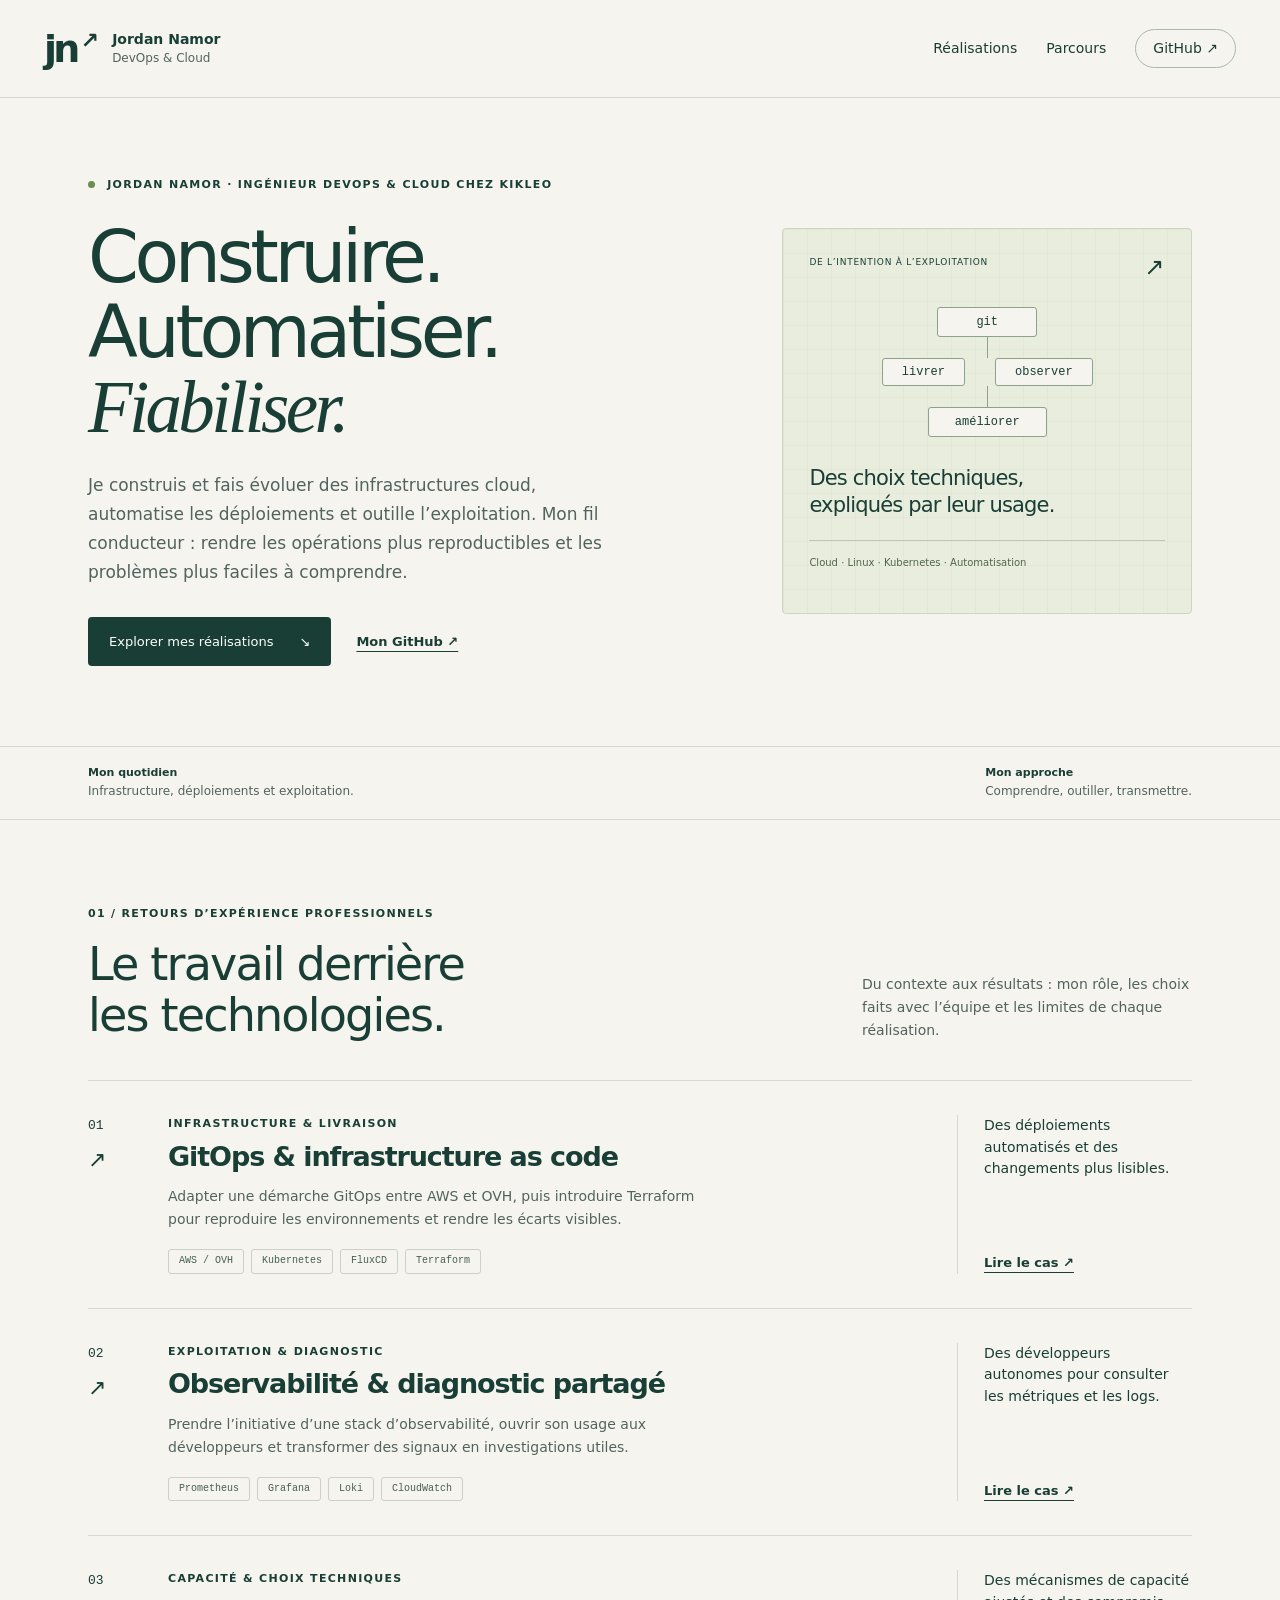
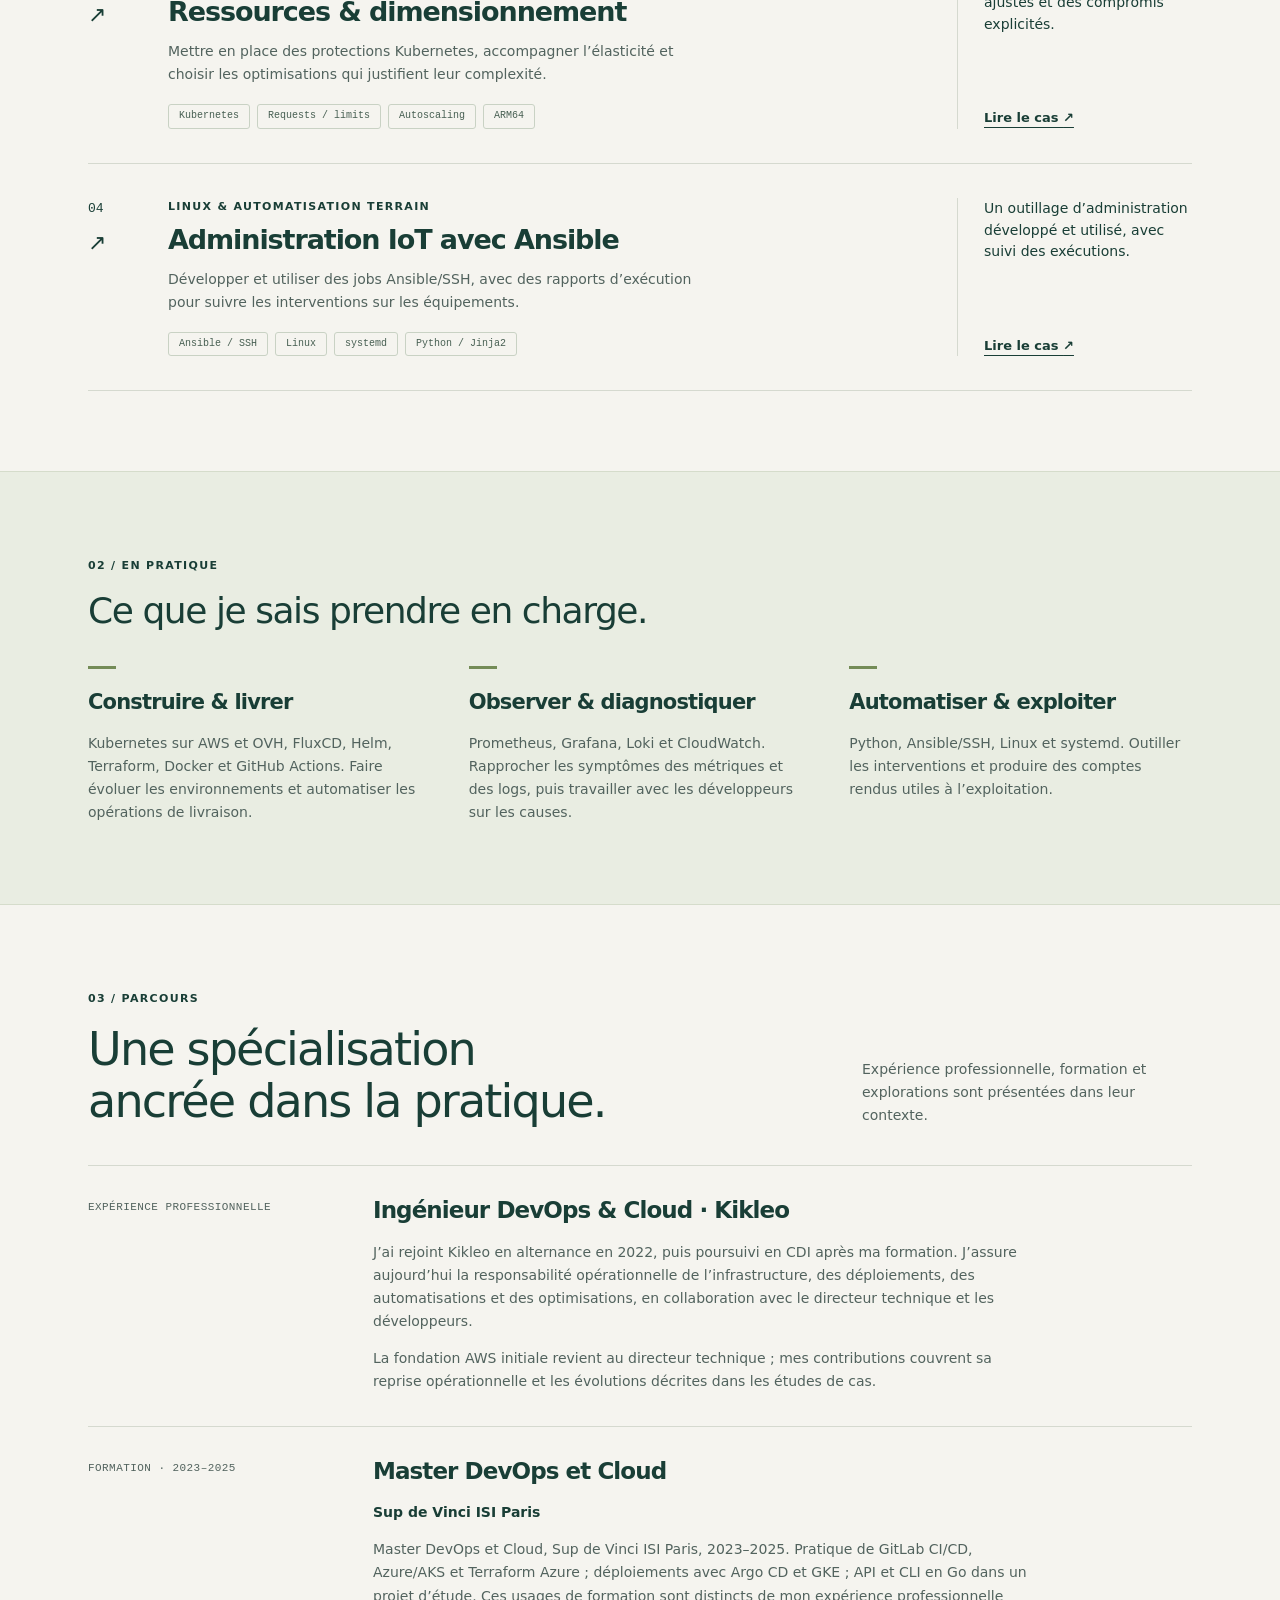
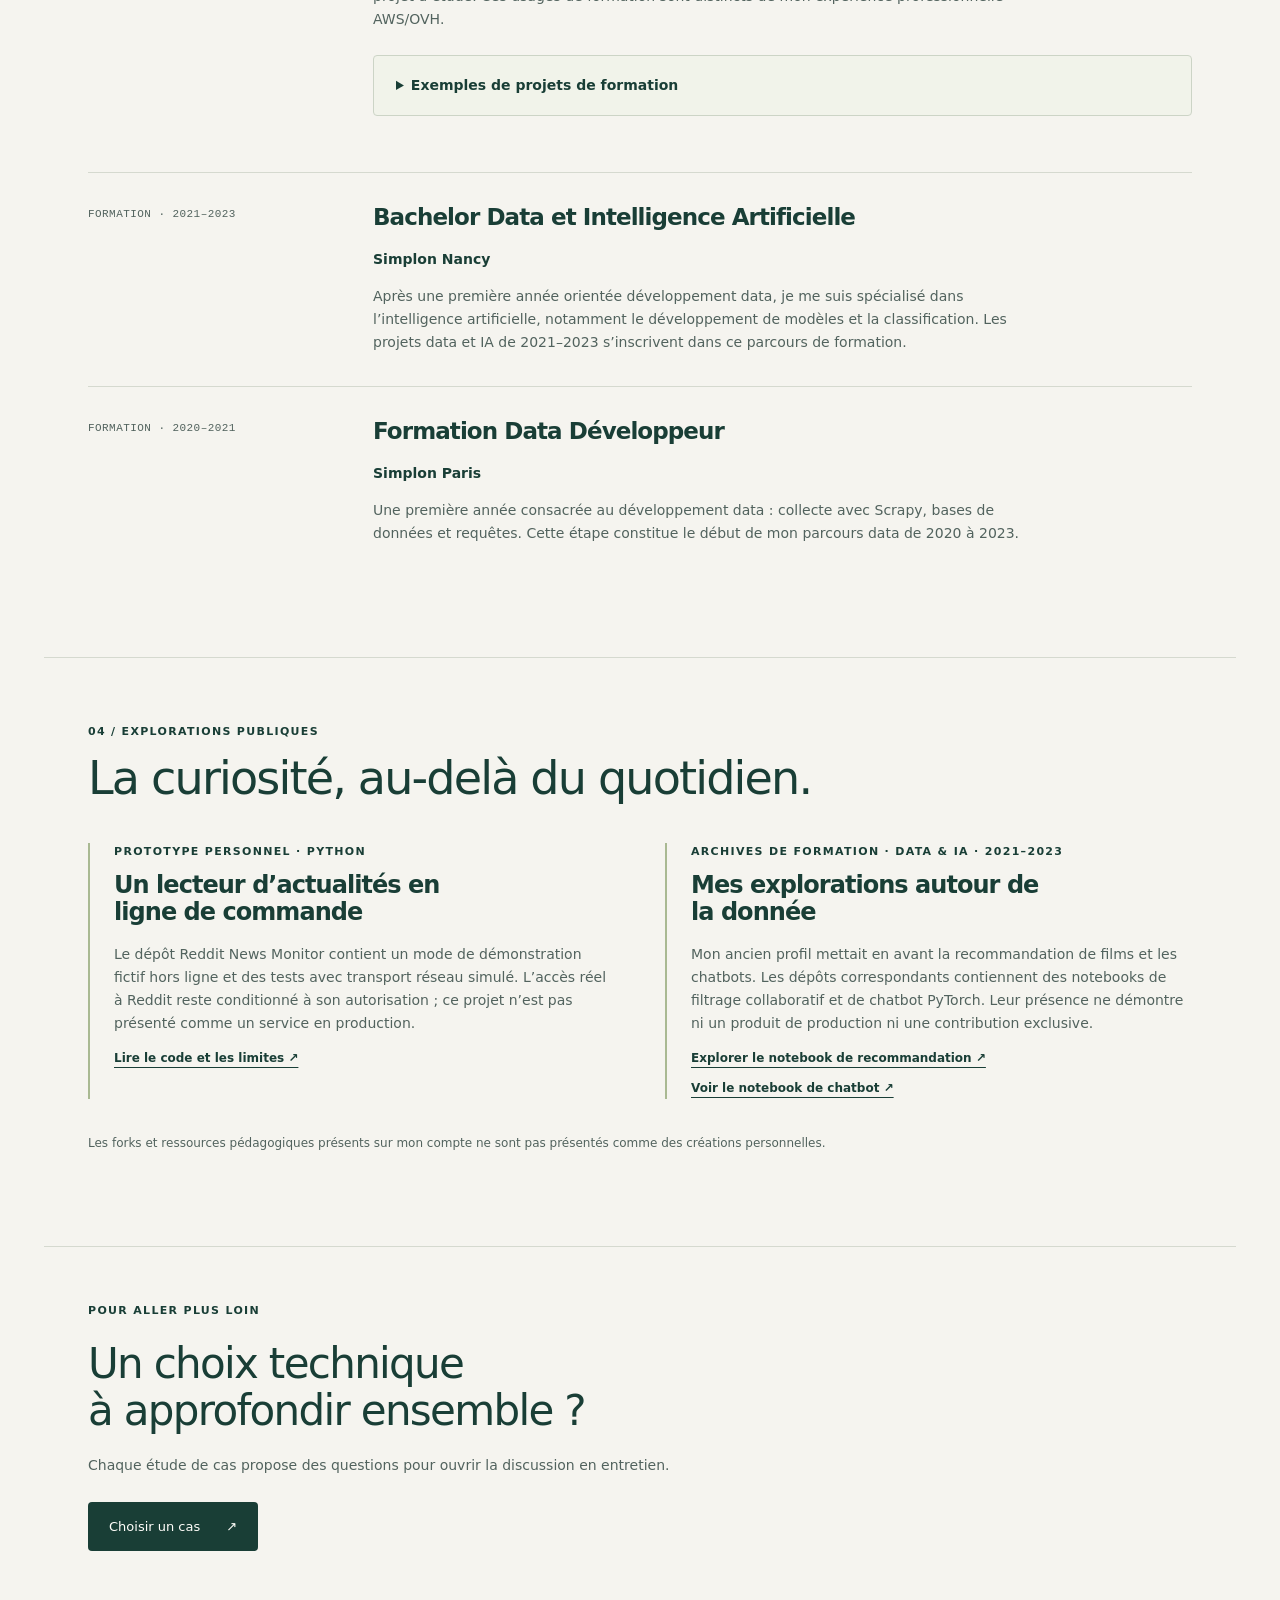
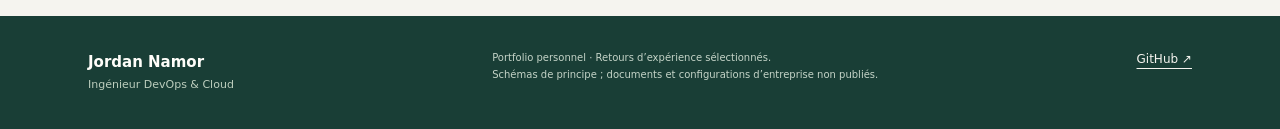
<file: index.html>
<!doctype html>
<html lang="fr">
<head>
  <meta charset="utf-8">
  <meta name="viewport" content="width=device-width, initial-scale=1">
  <meta http-equiv="refresh" content="0; url=./docs/">
  <title>Jordan Namor — Portfolio DevOps & Cloud</title>
  <meta name="robots" content="noindex">
</head>
<body>
  <p><a href="./docs/">Ouvrir le portfolio de Jordan Namor — Ingénieur DevOps & Cloud</a></p>
</body>
</html>
</file>
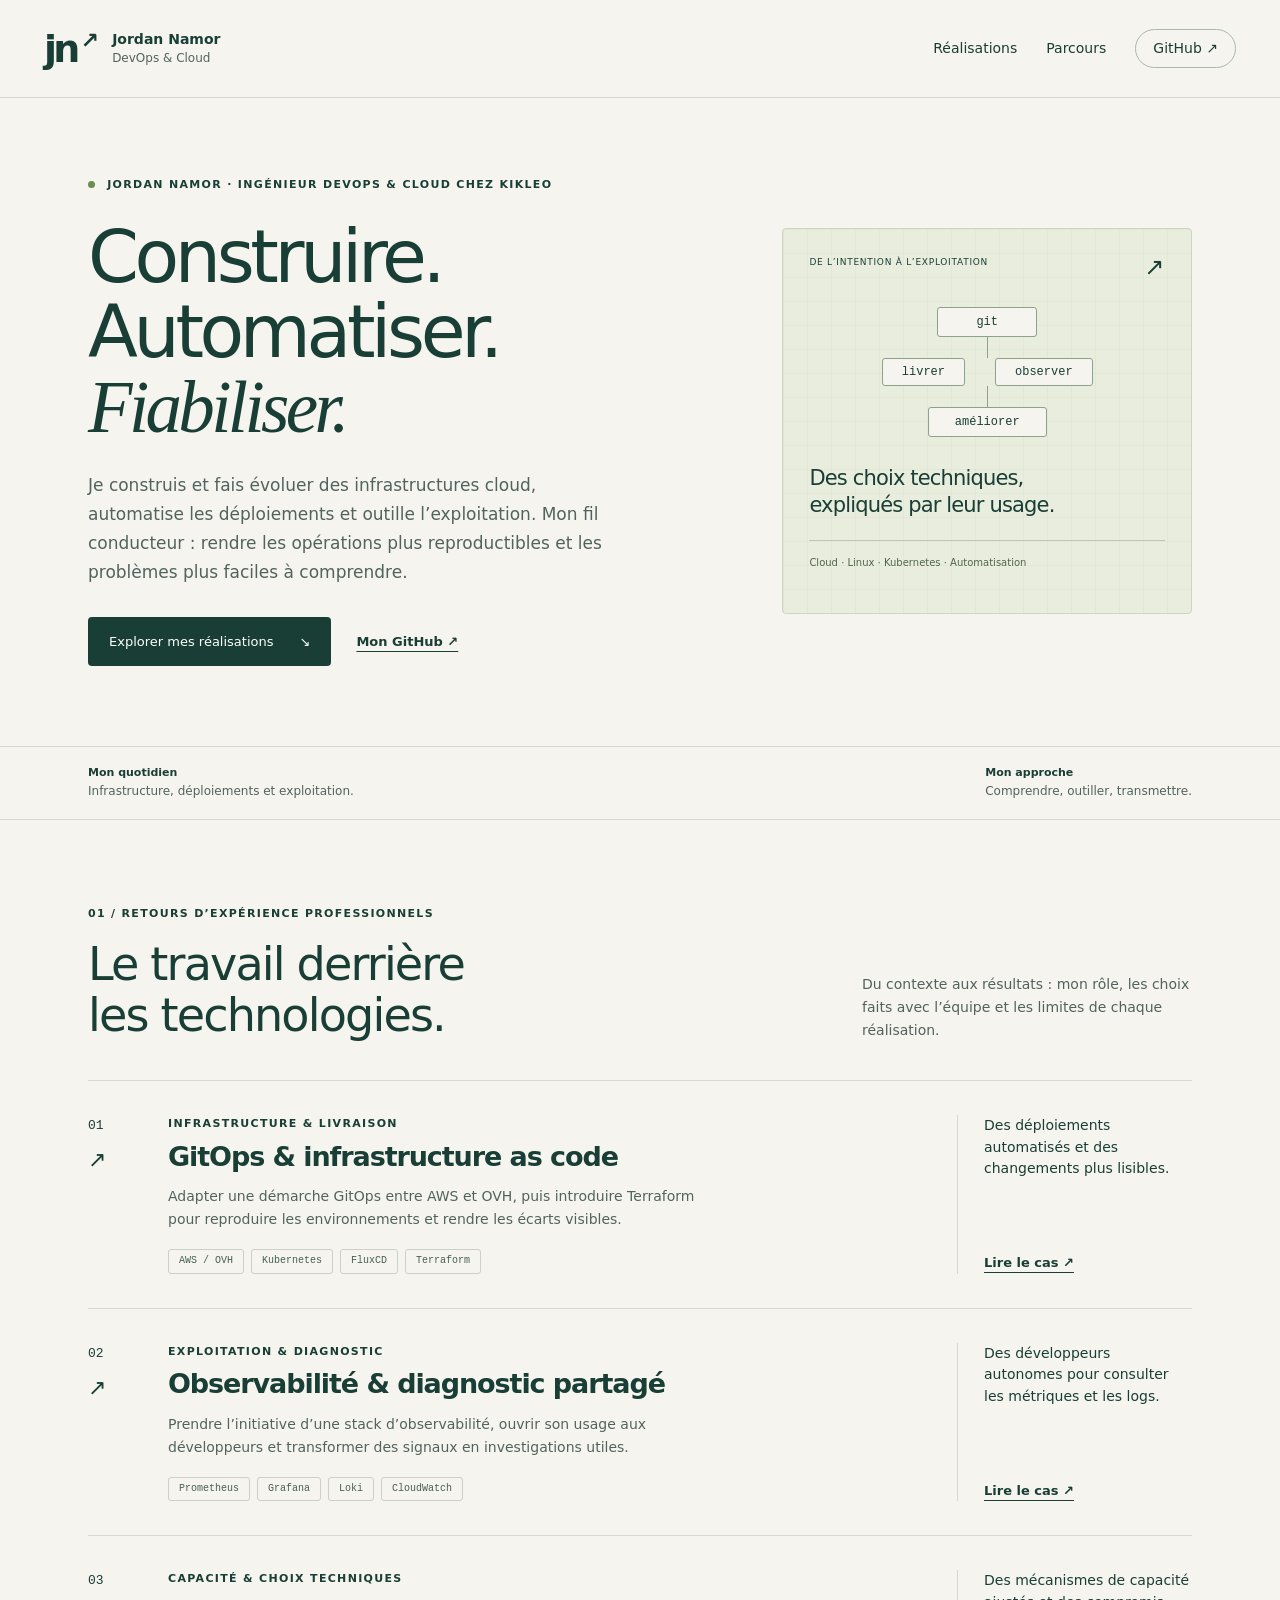
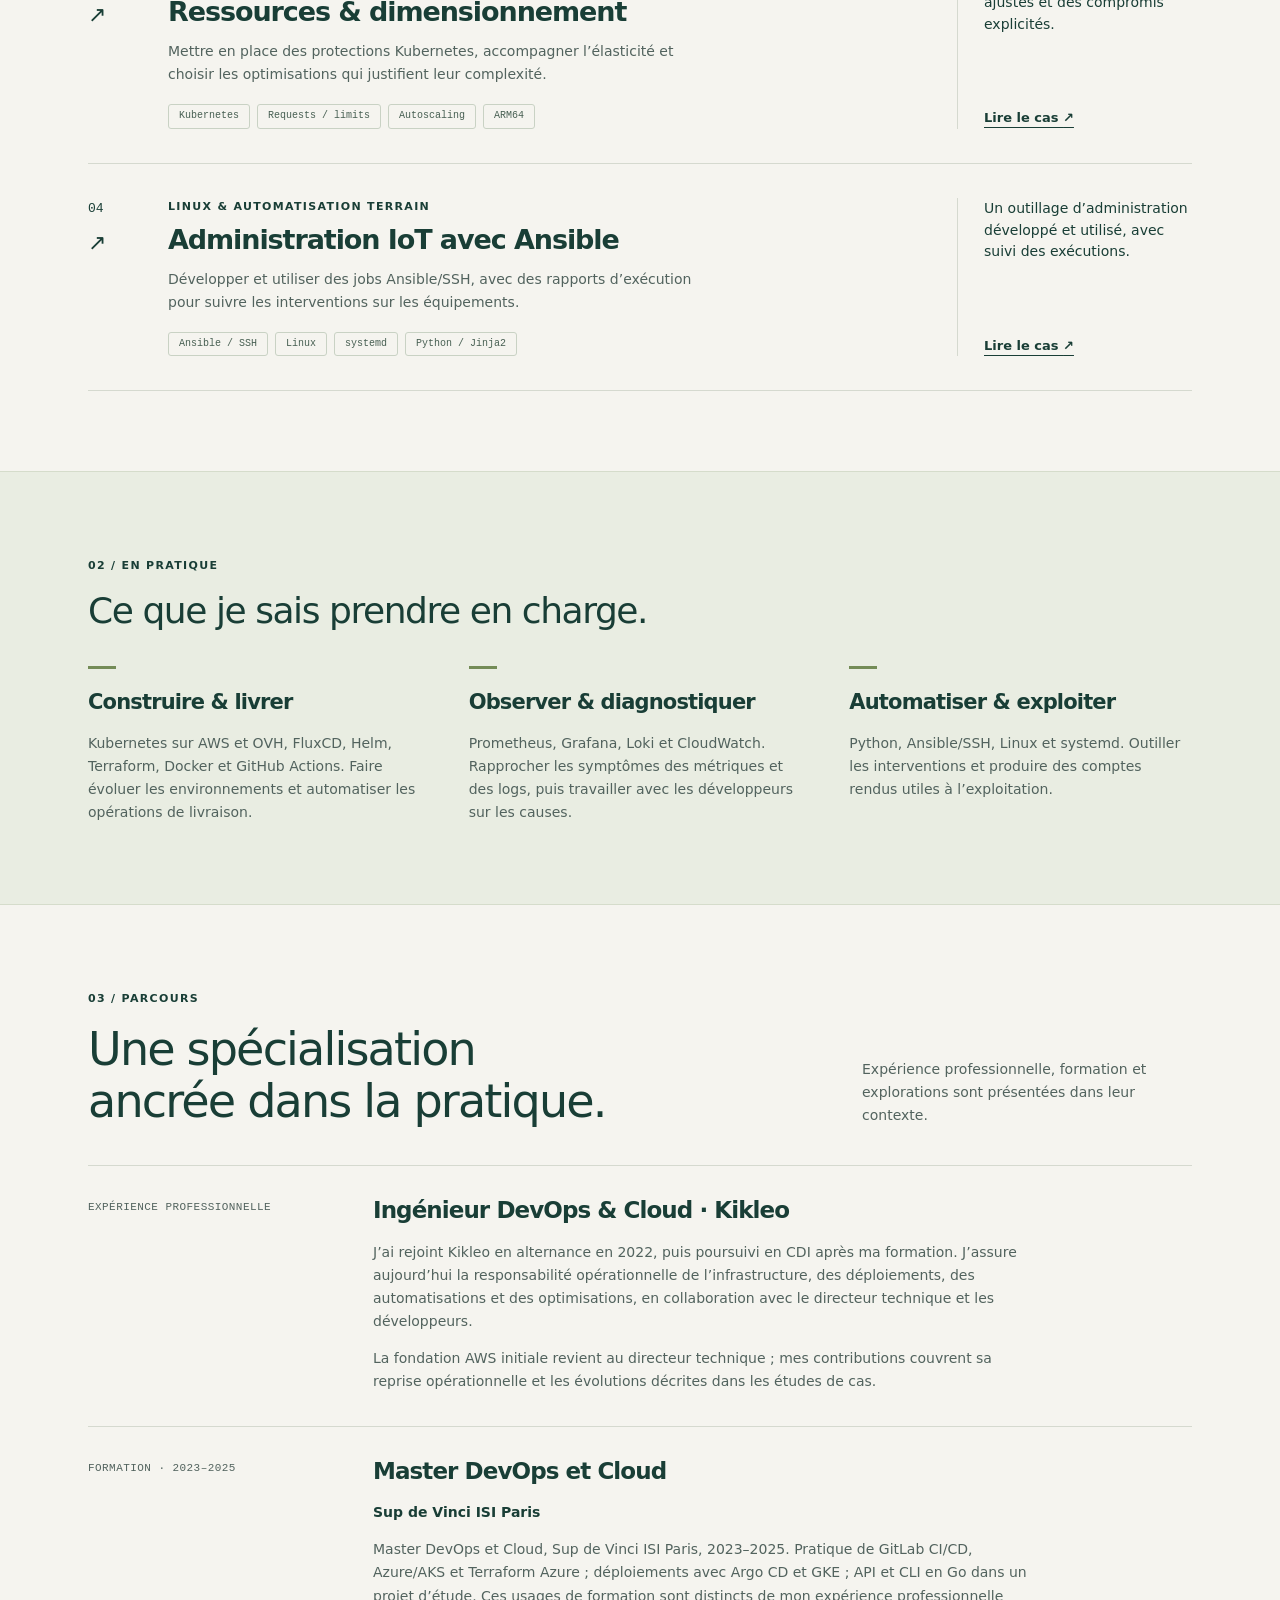
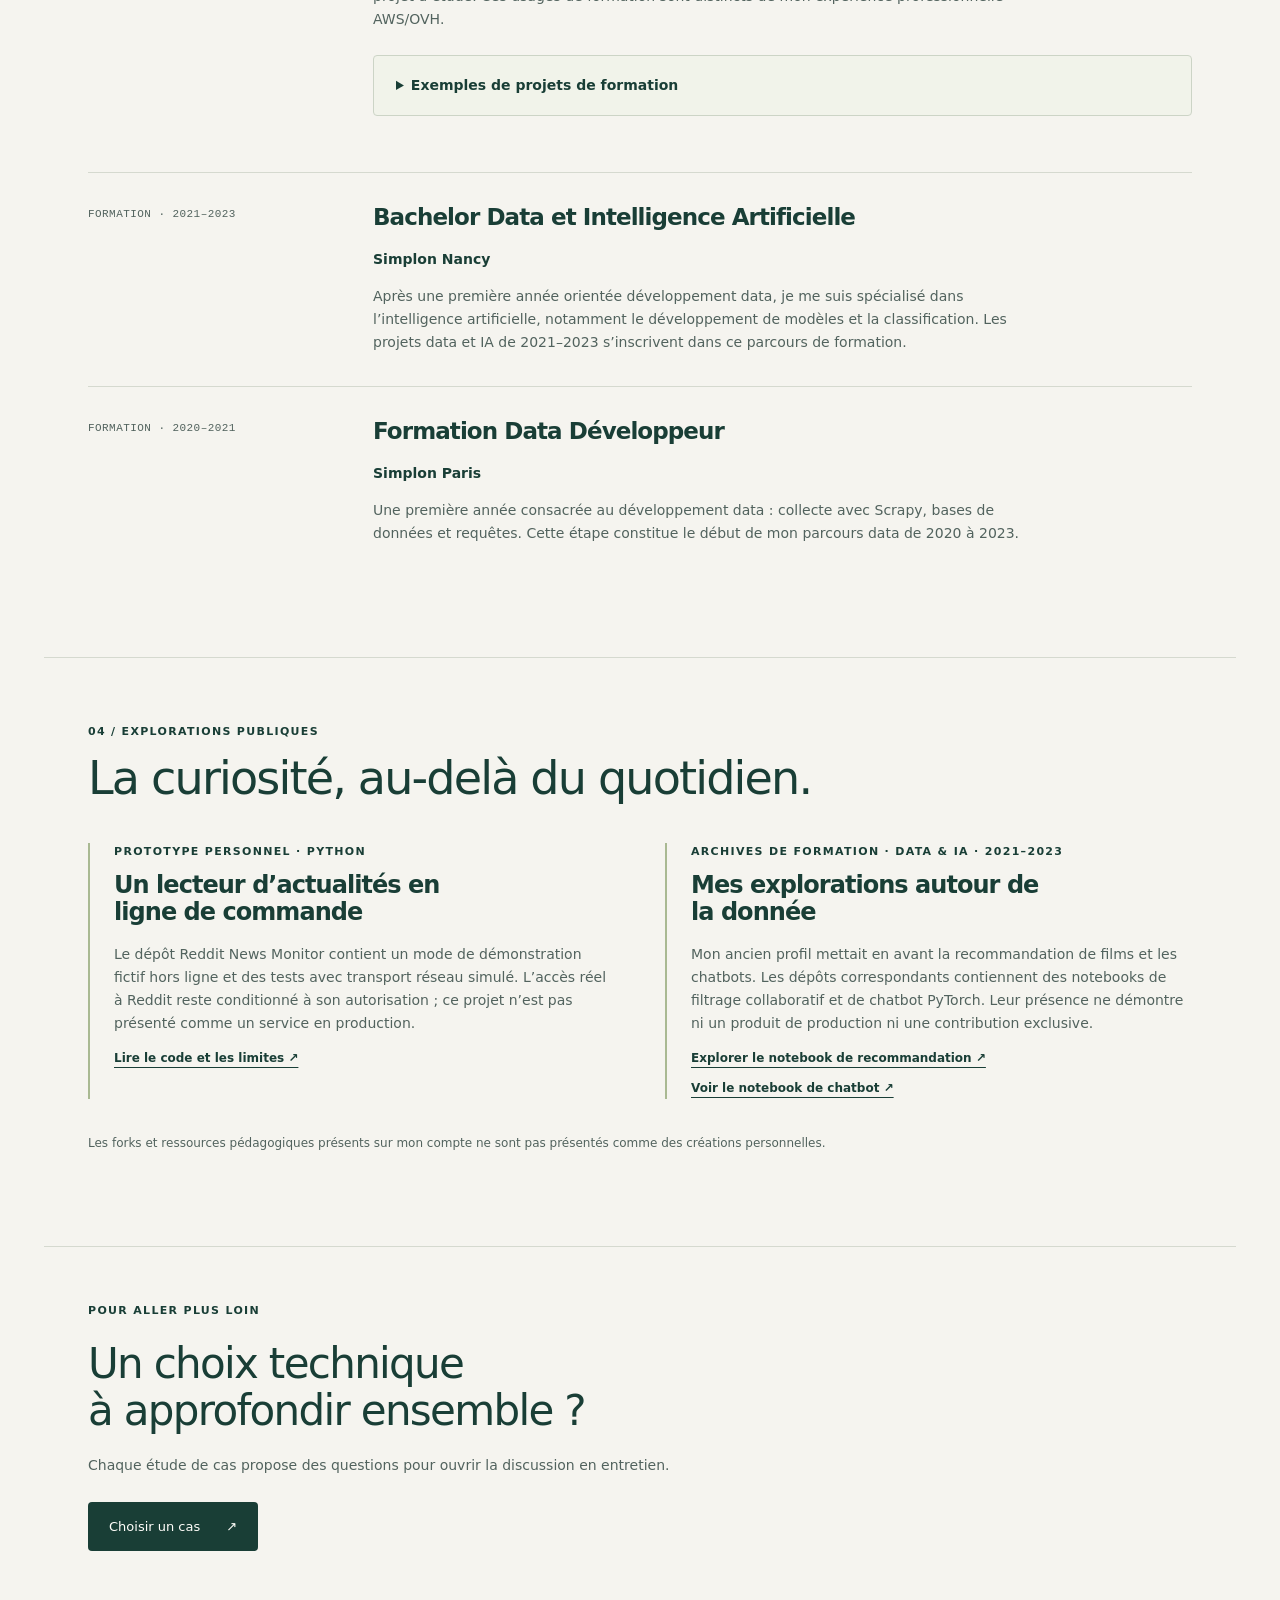
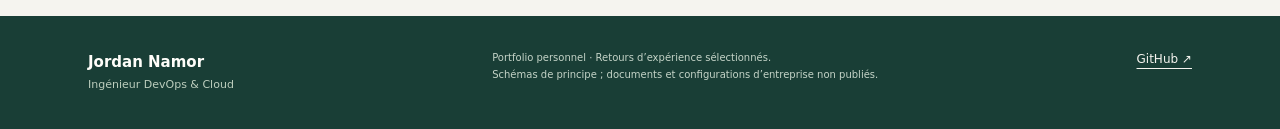
<file: docs/index.html>
<!doctype html>
<html lang="fr"><head><meta charset="utf-8"><meta name="viewport" content="width=device-width, initial-scale=1">
<meta name="description" content="Je construis et fais évoluer des infrastructures cloud, automatise les déploiements et outille l’exploitation. Mon fil conducteur : rendre les opérations plus reproductibles et les problèmes plus faciles à comprendre."><meta name="color-scheme" content="light">
<meta property="og:title" content="Jordan Namor — Ingénieur DevOps &amp; Cloud"><meta property="og:description" content="Je construis et fais évoluer des infrastructures cloud, automatise les déploiements et outille l’exploitation. Mon fil conducteur : rendre les opérations plus reproductibles et les problèmes plus faciles à comprendre."><meta property="og:type" content="website">
<title>Jordan Namor — Ingénieur DevOps &amp; Cloud</title><link rel="icon" href="./favicon.svg" type="image/svg+xml"><link rel="stylesheet" href="./style.css"></head>
<body><a class="skip" href="#contenu">Aller au contenu</a>
<header class="nav"><a class="wordmark" href="./index.html" aria-label="Jordan Namor, accueil"><span class="monogram">jn<span>↗</span></span><span>Jordan Namor<span class="wordmark-sub">DevOps & Cloud</span></span></a>
<nav aria-label="Navigation principale"><a href="./index.html#realisations">Réalisations</a><a href="./index.html#parcours">Parcours</a><a class="github-link" href="https://github.com/jnamor">GitHub ↗</a></nav></header>
<main id="contenu"><section class="hero shell"><div class="hero-copy"><p class="eyebrow"><span class="status-dot"></span> Jordan Namor · Ingénieur DevOps & Cloud chez Kikleo</p><h1>Construire.<br>Automatiser.<br><em>Fiabiliser.</em></h1><p class="hero-intro">Je construis et fais évoluer des infrastructures cloud, automatise les déploiements et outille l’exploitation. Mon fil conducteur : rendre les opérations plus reproductibles et les problèmes plus faciles à comprendre.</p><div class="hero-actions"><a class="button" href="#realisations">Explorer mes réalisations <span aria-hidden="true">↘</span></a><a class="text-link" href="https://github.com/jnamor">Mon GitHub ↗</a></div></div>
<aside class="hero-note" aria-label="Ma démarche"><div class="note-top"><span>DE L’INTENTION À L’EXPLOITATION</span><span aria-hidden="true">↗</span></div><div class="blueprint" aria-hidden="true"><div class="blueprint-node">git</div><div class="blueprint-line"></div><div class="node-pair"><span>livrer</span><span>observer</span></div><div class="blueprint-line"></div><div class="blueprint-node">améliorer</div></div><p>Des choix techniques,<br><strong>expliqués par leur usage.</strong></p><div class="note-bottom">Cloud · Linux · Kubernetes · Automatisation</div></aside></section>
<div class="context-band"><div class="shell"><p><strong>Mon quotidien</strong> Infrastructure, déploiements et exploitation.</p><p><strong>Mon approche</strong> Comprendre, outiller, transmettre.</p></div></div>
<section id="realisations" class="shell section"><div class="section-heading"><div><p class="eyebrow">01 / RETOURS D’EXPÉRIENCE PROFESSIONNELS</p><h2>Le travail derrière<br>les technologies.</h2></div><p>Du contexte aux résultats : mon rôle, les choix faits avec l’équipe et les limites de chaque réalisation.</p></div><div class="case-list"><article class="case-row"><div class="case-index">01<span>↗</span></div><div class="case-copy"><p class="eyebrow">Infrastructure &amp; livraison</p><h3><a href="cas/gitops-terraform/index.html">GitOps &amp; infrastructure as code</a></h3><p>Adapter une démarche GitOps entre AWS et OVH, puis introduire Terraform pour reproduire les environnements et rendre les écarts visibles.</p><ul class="tags" aria-label="Technologies"><li>AWS / OVH</li><li>Kubernetes</li><li>FluxCD</li><li>Terraform</li></ul></div><div class="case-aside"><p>Des déploiements automatisés et des changements plus lisibles.</p><a class="text-link" href="cas/gitops-terraform/index.html">Lire le cas <span aria-hidden="true">↗</span></a></div></article><article class="case-row"><div class="case-index">02<span>↗</span></div><div class="case-copy"><p class="eyebrow">Exploitation &amp; diagnostic</p><h3><a href="cas/observabilite/index.html">Observabilité &amp; diagnostic partagé</a></h3><p>Prendre l’initiative d’une stack d’observabilité, ouvrir son usage aux développeurs et transformer des signaux en investigations utiles.</p><ul class="tags" aria-label="Technologies"><li>Prometheus</li><li>Grafana</li><li>Loki</li><li>CloudWatch</li></ul></div><div class="case-aside"><p>Des développeurs autonomes pour consulter les métriques et les logs.</p><a class="text-link" href="cas/observabilite/index.html">Lire le cas <span aria-hidden="true">↗</span></a></div></article><article class="case-row"><div class="case-index">03<span>↗</span></div><div class="case-copy"><p class="eyebrow">Capacité &amp; choix techniques</p><h3><a href="cas/ressources/index.html">Ressources &amp; dimensionnement</a></h3><p>Mettre en place des protections Kubernetes, accompagner l’élasticité et choisir les optimisations qui justifient leur complexité.</p><ul class="tags" aria-label="Technologies"><li>Kubernetes</li><li>Requests / limits</li><li>Autoscaling</li><li>ARM64</li></ul></div><div class="case-aside"><p>Des mécanismes de capacité ajustés et des compromis explicités.</p><a class="text-link" href="cas/ressources/index.html">Lire le cas <span aria-hidden="true">↗</span></a></div></article><article class="case-row"><div class="case-index">04<span>↗</span></div><div class="case-copy"><p class="eyebrow">Linux &amp; automatisation terrain</p><h3><a href="cas/automatisation-iot/index.html">Administration IoT avec Ansible</a></h3><p>Développer et utiliser des jobs Ansible/SSH, avec des rapports d’exécution pour suivre les interventions sur les équipements.</p><ul class="tags" aria-label="Technologies"><li>Ansible / SSH</li><li>Linux</li><li>systemd</li><li>Python / Jinja2</li></ul></div><div class="case-aside"><p>Un outillage d’administration développé et utilisé, avec suivi des exécutions.</p><a class="text-link" href="cas/automatisation-iot/index.html">Lire le cas <span aria-hidden="true">↗</span></a></div></article></div></section>
<section class="practice"><div class="shell section"><p class="eyebrow">02 / EN PRATIQUE</p><h2>Ce que je sais prendre en charge.</h2><div class="skill-grid"><article><span class="small-rule"></span><h3>Construire &amp; livrer</h3><p>Kubernetes sur AWS et OVH, FluxCD, Helm, Terraform, Docker et GitHub Actions. Faire évoluer les environnements et automatiser les opérations de livraison.</p></article><article><span class="small-rule"></span><h3>Observer &amp; diagnostiquer</h3><p>Prometheus, Grafana, Loki et CloudWatch. Rapprocher les symptômes des métriques et des logs, puis travailler avec les développeurs sur les causes.</p></article><article><span class="small-rule"></span><h3>Automatiser &amp; exploiter</h3><p>Python, Ansible/SSH, Linux et systemd. Outiller les interventions et produire des comptes rendus utiles à l’exploitation.</p></article></div></div></section>
<section id="parcours" class="shell section"><div class="section-heading"><div><p class="eyebrow">03 / PARCOURS</p><h2>Une spécialisation<br>ancrée dans la pratique.</h2></div><p>Expérience professionnelle, formation et explorations sont présentées dans leur contexte.</p></div><div class="timeline"><article><p class="timeline-label">EXPÉRIENCE PROFESSIONNELLE</p><div><h3>Ingénieur DevOps & Cloud · Kikleo</h3><p>J’ai rejoint Kikleo en alternance en 2022, puis poursuivi en CDI après ma formation. J’assure aujourd’hui la responsabilité opérationnelle de l’infrastructure, des déploiements, des automatisations et des optimisations, en collaboration avec le directeur technique et les développeurs.</p><p>La fondation AWS initiale revient au directeur technique ; mes contributions couvrent sa reprise opérationnelle et les évolutions décrites dans les études de cas.</p></div></article><article><p class="timeline-label">FORMATION · 2023–2025</p><div><h3>Master DevOps et Cloud</h3><p><strong>Sup de Vinci ISI Paris</strong></p><p>Master DevOps et Cloud, Sup de Vinci ISI Paris, 2023–2025. Pratique de GitLab CI/CD, Azure/AKS et Terraform Azure ; déploiements avec Argo CD et GKE ; API et CLI en Go dans un projet d’étude. Ces usages de formation sont distincts de mon expérience professionnelle AWS/OVH.</p><details><summary>Exemples de projets de formation</summary><p>Les dossiers de master conservés comprennent des travaux de livraison avec GitLab CI/CD et Argo CD, de déploiement Azure/AKS avec Terraform et Kustomize, et d’outillage Python en ligne de commande. Ils sont en cours de revue pour préciser les contributions individuelles et les supports réutilisés.</p><p>Ces exemples ne sont pas présentés comme des réalisations de production chez Kikleo. Aucun dépôt de formation ni configuration n’est recopié dans ce portfolio.</p></details></div></article><article><p class="timeline-label">FORMATION · 2021–2023</p><div><h3>Bachelor Data et Intelligence Artificielle</h3><p><strong>Simplon Nancy</strong></p><p>Après une première année orientée développement data, je me suis spécialisé dans l’intelligence artificielle, notamment le développement de modèles et la classification. Les projets data et IA de 2021–2023 s’inscrivent dans ce parcours de formation.</p></div></article><article><p class="timeline-label">FORMATION · 2020–2021</p><div><h3>Formation Data Développeur</h3><p><strong>Simplon Paris</strong></p><p>Une première année consacrée au développement data : collecte avec Scrapy, bases de données et requêtes. Cette étape constitue le début de mon parcours data de 2020 à 2023.</p></div></article></div></section>
<section class="experiments shell section"><p class="eyebrow">04 / EXPLORATIONS PUBLIQUES</p><h2>La curiosité, au-delà du quotidien.</h2><div class="experiment-grid"><article><p class="eyebrow">Prototype personnel · Python</p><h3>Un lecteur d’actualités en ligne de commande</h3><p>Le dépôt Reddit News Monitor contient un mode de démonstration fictif hors ligne et des tests avec transport réseau simulé. L’accès réel à Reddit reste conditionné à son autorisation ; ce projet n’est pas présenté comme un service en production.</p><div class="experiment-links"><a href="https://github.com/jnamor/reddit-news-monitor">Lire le code et les limites ↗</a></div></article><article><p class="eyebrow">Archives de formation · Data &amp; IA · 2021–2023</p><h3>Mes explorations autour de la donnée</h3><p>Mon ancien profil mettait en avant la recommandation de films et les chatbots. Les dépôts correspondants contiennent des notebooks de filtrage collaboratif et de chatbot PyTorch. Leur présence ne démontre ni un produit de production ni une contribution exclusive.</p><div class="experiment-links"><a href="https://github.com/jnamor/recommander-system">Explorer le notebook de recommandation ↗</a><a href="https://github.com/jnamor/chat-bot">Voir le notebook de chatbot ↗</a></div></article></div><p class="subtle">Les forks et ressources pédagogiques présents sur mon compte ne sont pas présentés comme des créations personnelles.</p></section>
<section class="closing shell"><p class="eyebrow">POUR ALLER PLUS LOIN</p><h2>Un choix technique<br>à approfondir ensemble ?</h2><p>Chaque étude de cas propose des questions pour ouvrir la discussion en entretien.</p><a class="button" href="#realisations">Choisir un cas <span aria-hidden="true">↗</span></a></section></main>
<footer><div><strong>Jordan Namor</strong><span>Ingénieur DevOps & Cloud</span></div><p>Portfolio personnel · Retours d’expérience sélectionnés.<br>Schémas de principe ; documents et configurations d’entreprise non publiés.</p><a href="https://github.com/jnamor">GitHub ↗</a></footer>
</body></html>
</file>
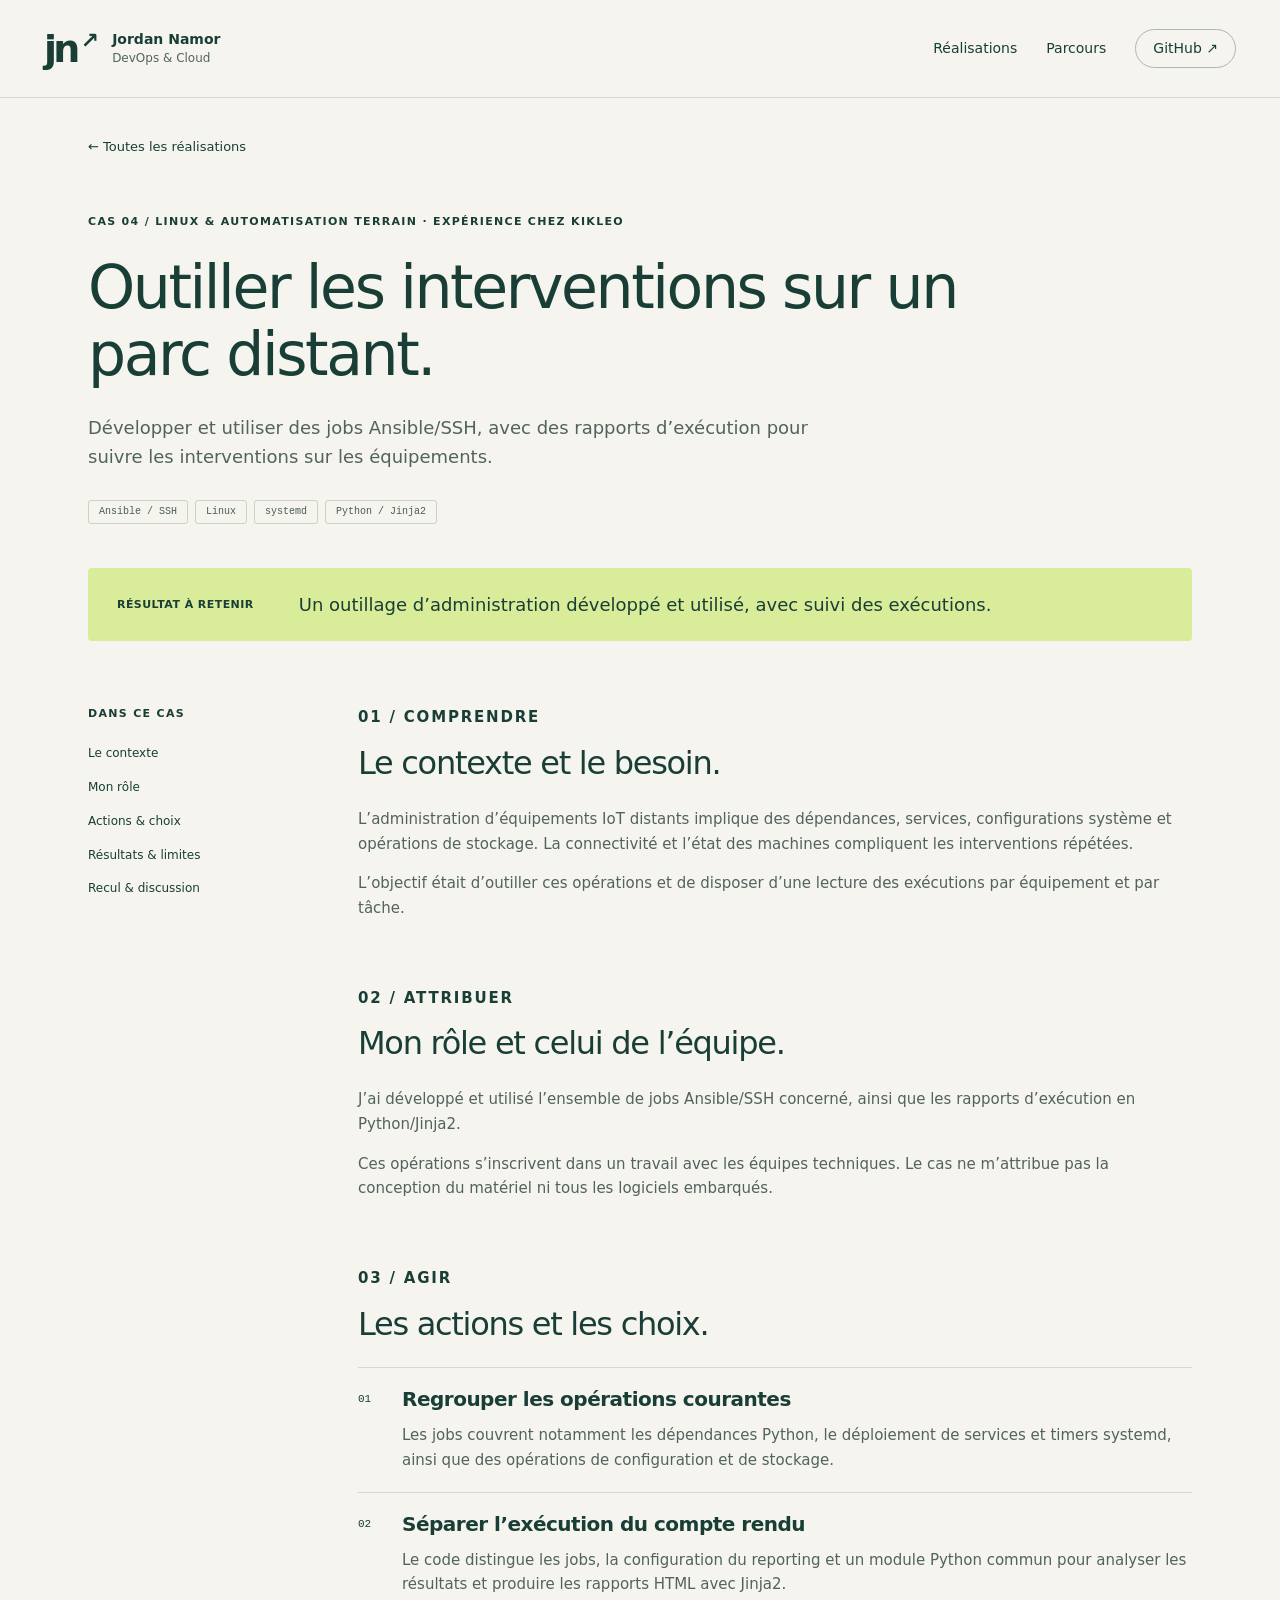
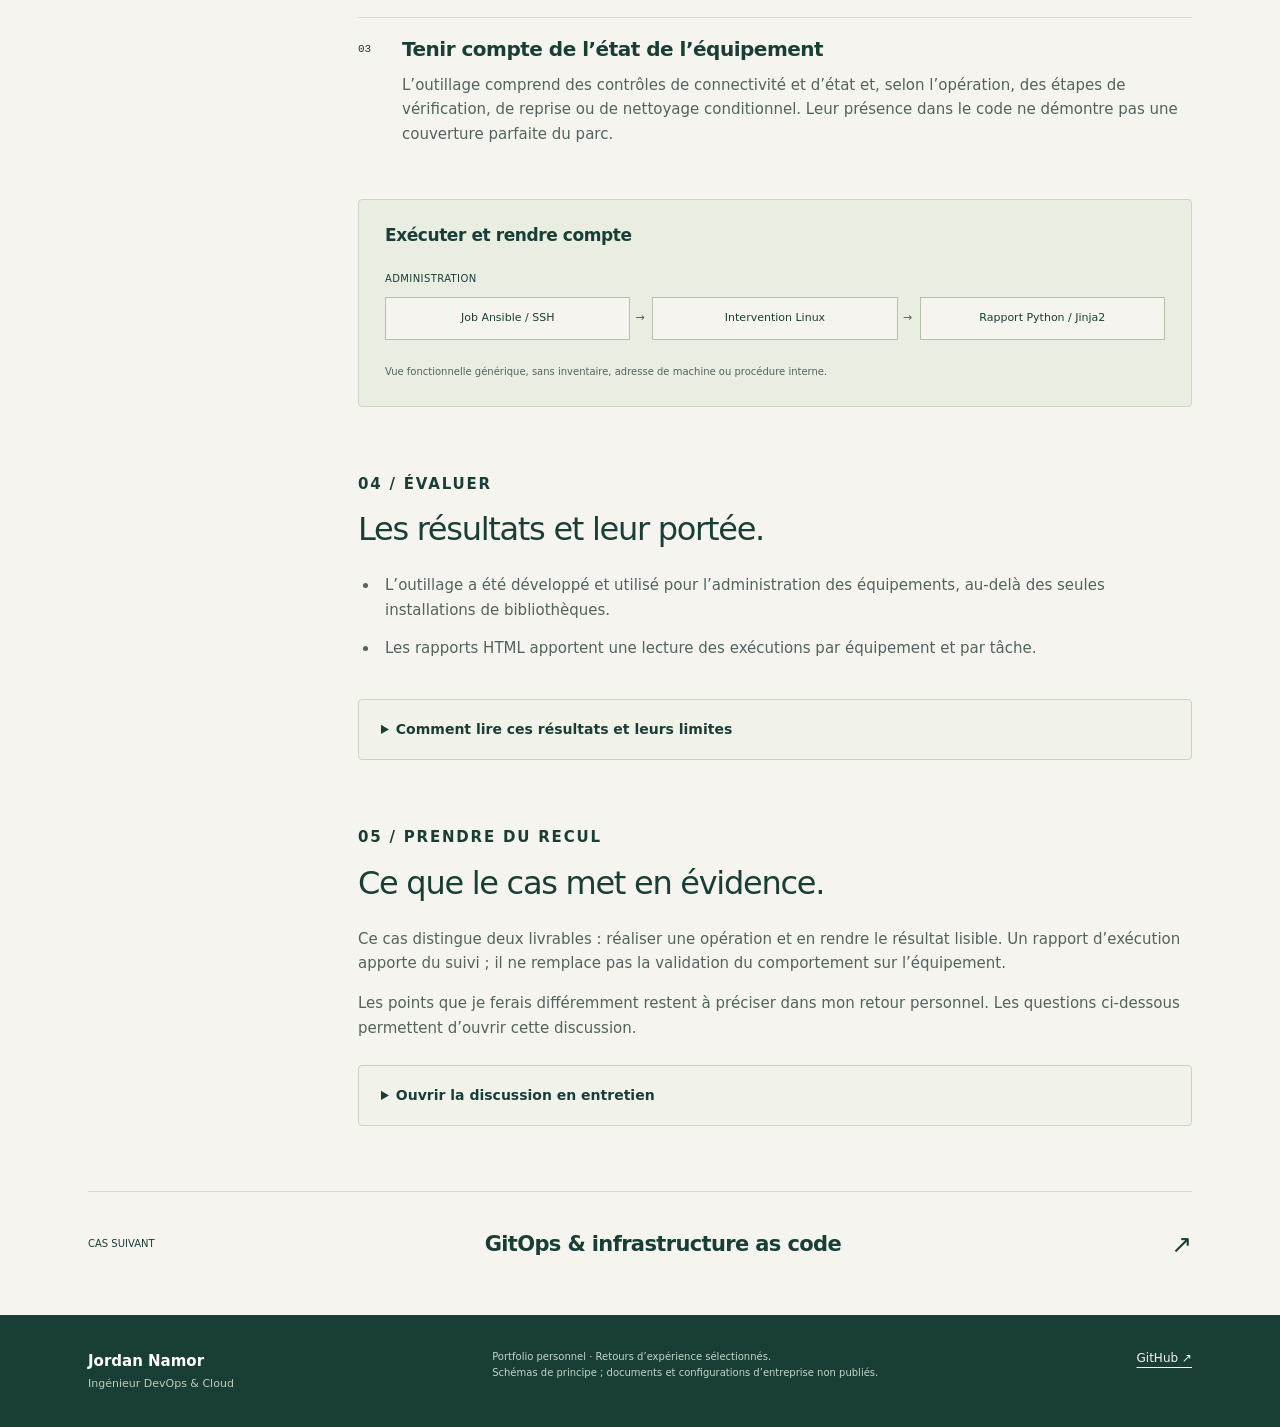
<file: docs/cas/automatisation-iot/index.html>
<!doctype html>
<html lang="fr"><head><meta charset="utf-8"><meta name="viewport" content="width=device-width, initial-scale=1">
<meta name="description" content="Développer et utiliser des jobs Ansible/SSH, avec des rapports d’exécution pour suivre les interventions sur les équipements."><meta name="color-scheme" content="light">
<meta property="og:title" content="Administration IoT avec Ansible — Jordan Namor"><meta property="og:description" content="Développer et utiliser des jobs Ansible/SSH, avec des rapports d’exécution pour suivre les interventions sur les équipements."><meta property="og:type" content="website">
<title>Administration IoT avec Ansible — Jordan Namor</title><link rel="icon" href="../../favicon.svg" type="image/svg+xml"><link rel="stylesheet" href="../../style.css"></head>
<body><a class="skip" href="#contenu">Aller au contenu</a>
<header class="nav"><a class="wordmark" href="../../index.html" aria-label="Jordan Namor, accueil"><span class="monogram">jn<span>↗</span></span><span>Jordan Namor<span class="wordmark-sub">DevOps & Cloud</span></span></a>
<nav aria-label="Navigation principale"><a href="../../index.html#realisations">Réalisations</a><a href="../../index.html#parcours">Parcours</a><a class="github-link" href="https://github.com/jnamor">GitHub ↗</a></nav></header>
<main id="contenu"><div class="shell case-shell"><a class="back" href="../../index.html#realisations">← Toutes les réalisations</a><header class="case-hero"><p class="eyebrow">CAS 04 / Linux &amp; automatisation terrain · EXPÉRIENCE CHEZ KIKLEO</p><h1>Outiller les interventions sur un parc distant.</h1><p class="case-lead">Développer et utiliser des jobs Ansible/SSH, avec des rapports d’exécution pour suivre les interventions sur les équipements.</p><ul class="tags" aria-label="Technologies"><li>Ansible / SSH</li><li>Linux</li><li>systemd</li><li>Python / Jinja2</li></ul></header><div class="case-overview"><strong>Résultat à retenir</strong><p>Un outillage d’administration développé et utilisé, avec suivi des exécutions.</p></div><div class="case-body"><aside class="case-toc"><p class="eyebrow">DANS CE CAS</p><a href="#contexte">Le contexte</a><a href="#role">Mon rôle</a><a href="#choix">Actions & choix</a><a href="#resultats">Résultats & limites</a><a href="#recul">Recul & discussion</a></aside><div class="case-prose"><section id="contexte"><p class="eyebrow">01 / COMPRENDRE</p><h2>Le contexte et le besoin.</h2><p>L’administration d’équipements IoT distants implique des dépendances, services, configurations système et opérations de stockage. La connectivité et l’état des machines compliquent les interventions répétées.</p><p>L’objectif était d’outiller ces opérations et de disposer d’une lecture des exécutions par équipement et par tâche.</p></section><section id="role"><p class="eyebrow">02 / ATTRIBUER</p><h2>Mon rôle et celui de l’équipe.</h2><p>J’ai développé et utilisé l’ensemble de jobs Ansible/SSH concerné, ainsi que les rapports d’exécution en Python/Jinja2.</p><p>Ces opérations s’inscrivent dans un travail avec les équipes techniques. Le cas ne m’attribue pas la conception du matériel ni tous les logiciels embarqués.</p></section><section id="choix"><p class="eyebrow">03 / AGIR</p><h2>Les actions et les choix.</h2><article class="decision"><span>01</span><div><h3>Regrouper les opérations courantes</h3><p>Les jobs couvrent notamment les dépendances Python, le déploiement de services et timers systemd, ainsi que des opérations de configuration et de stockage.</p></div></article><article class="decision"><span>02</span><div><h3>Séparer l’exécution du compte rendu</h3><p>Le code distingue les jobs, la configuration du reporting et un module Python commun pour analyser les résultats et produire les rapports HTML avec Jinja2.</p></div></article><article class="decision"><span>03</span><div><h3>Tenir compte de l’état de l’équipement</h3><p>L’outillage comprend des contrôles de connectivité et d’état et, selon l’opération, des étapes de vérification, de reprise ou de nettoyage conditionnel. Leur présence dans le code ne démontre pas une couverture parfaite du parc.</p></div></article><figure class="diagram"><h3>Exécuter et rendre compte</h3><div class="track"><p class="track-name">Administration</p><ol class="flow"><li>Job Ansible / SSH</li><li>Intervention Linux</li><li>Rapport Python / Jinja2</li></ol></div><figcaption>Vue fonctionnelle générique, sans inventaire, adresse de machine ou procédure interne.</figcaption></figure></section><section id="resultats"><p class="eyebrow">04 / ÉVALUER</p><h2>Les résultats et leur portée.</h2><ul class="result-list"><li>L’outillage a été développé et utilisé pour l’administration des équipements, au-delà des seules installations de bibliothèques.</li><li>Les rapports HTML apportent une lecture des exécutions par équipement et par tâche.</li></ul><details><summary>Comment lire ces résultats et leurs limites</summary><h3>Mesure et qualification</h3><p>Le développement et l’usage sont confirmés par mon retour d’expérience. Aucun temps gagné, taux de succès global ou nombre d’interventions évitées n’est publié.</p><h3>Limites</h3><p>Les contrôles codés ne constituent pas une preuve d’idempotence complète, de retour arrière global ou de fiabilité de tout le parc. Le code et les inventaires de l’entreprise restent privés.</p></details></section><section id="recul"><p class="eyebrow">05 / PRENDRE DU RECUL</p><h2>Ce que le cas met en évidence.</h2><p>Ce cas distingue deux livrables : réaliser une opération et en rendre le résultat lisible. Un rapport d’exécution apporte du suivi ; il ne remplace pas la validation du comportement sur l’équipement.</p><p class="subtle">Les points que je ferais différemment restent à préciser dans mon retour personnel. Les questions ci-dessous permettent d’ouvrir cette discussion.</p><details><summary>Ouvrir la discussion en entretien</summary><ul><li>Comment traiter un équipement indisponible pendant une intervention ?</li><li>Quels critères permettraient de vérifier l’idempotence et la reprise ?</li><li>Quelles alternatives et quels compromis ont guidé l’outillage ?</li></ul></details></section></div></div><a class="next-case" href="../gitops-terraform/index.html"><span>CAS SUIVANT</span><strong>GitOps &amp; infrastructure as code</strong><span aria-hidden="true">↗</span></a></div></main>
<footer><div><strong>Jordan Namor</strong><span>Ingénieur DevOps & Cloud</span></div><p>Portfolio personnel · Retours d’expérience sélectionnés.<br>Schémas de principe ; documents et configurations d’entreprise non publiés.</p><a href="https://github.com/jnamor">GitHub ↗</a></footer>
</body></html>
</file>
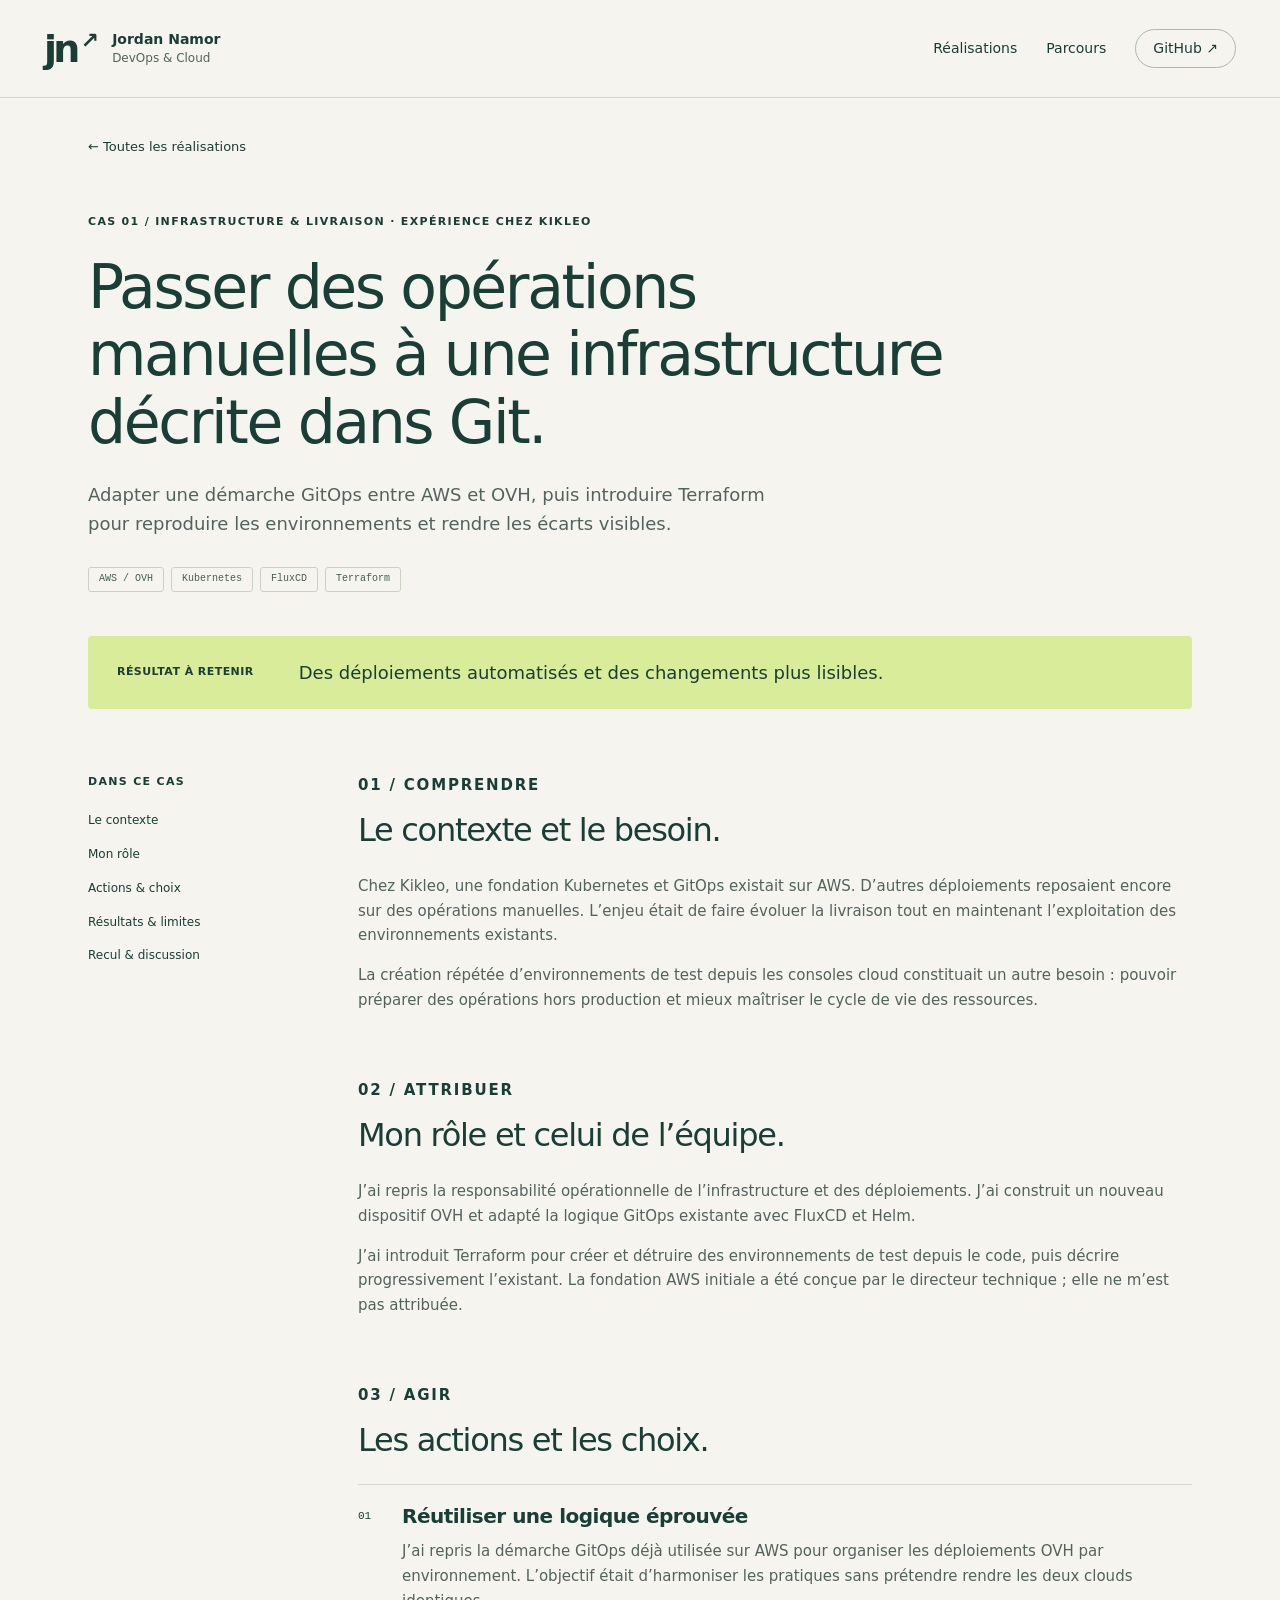
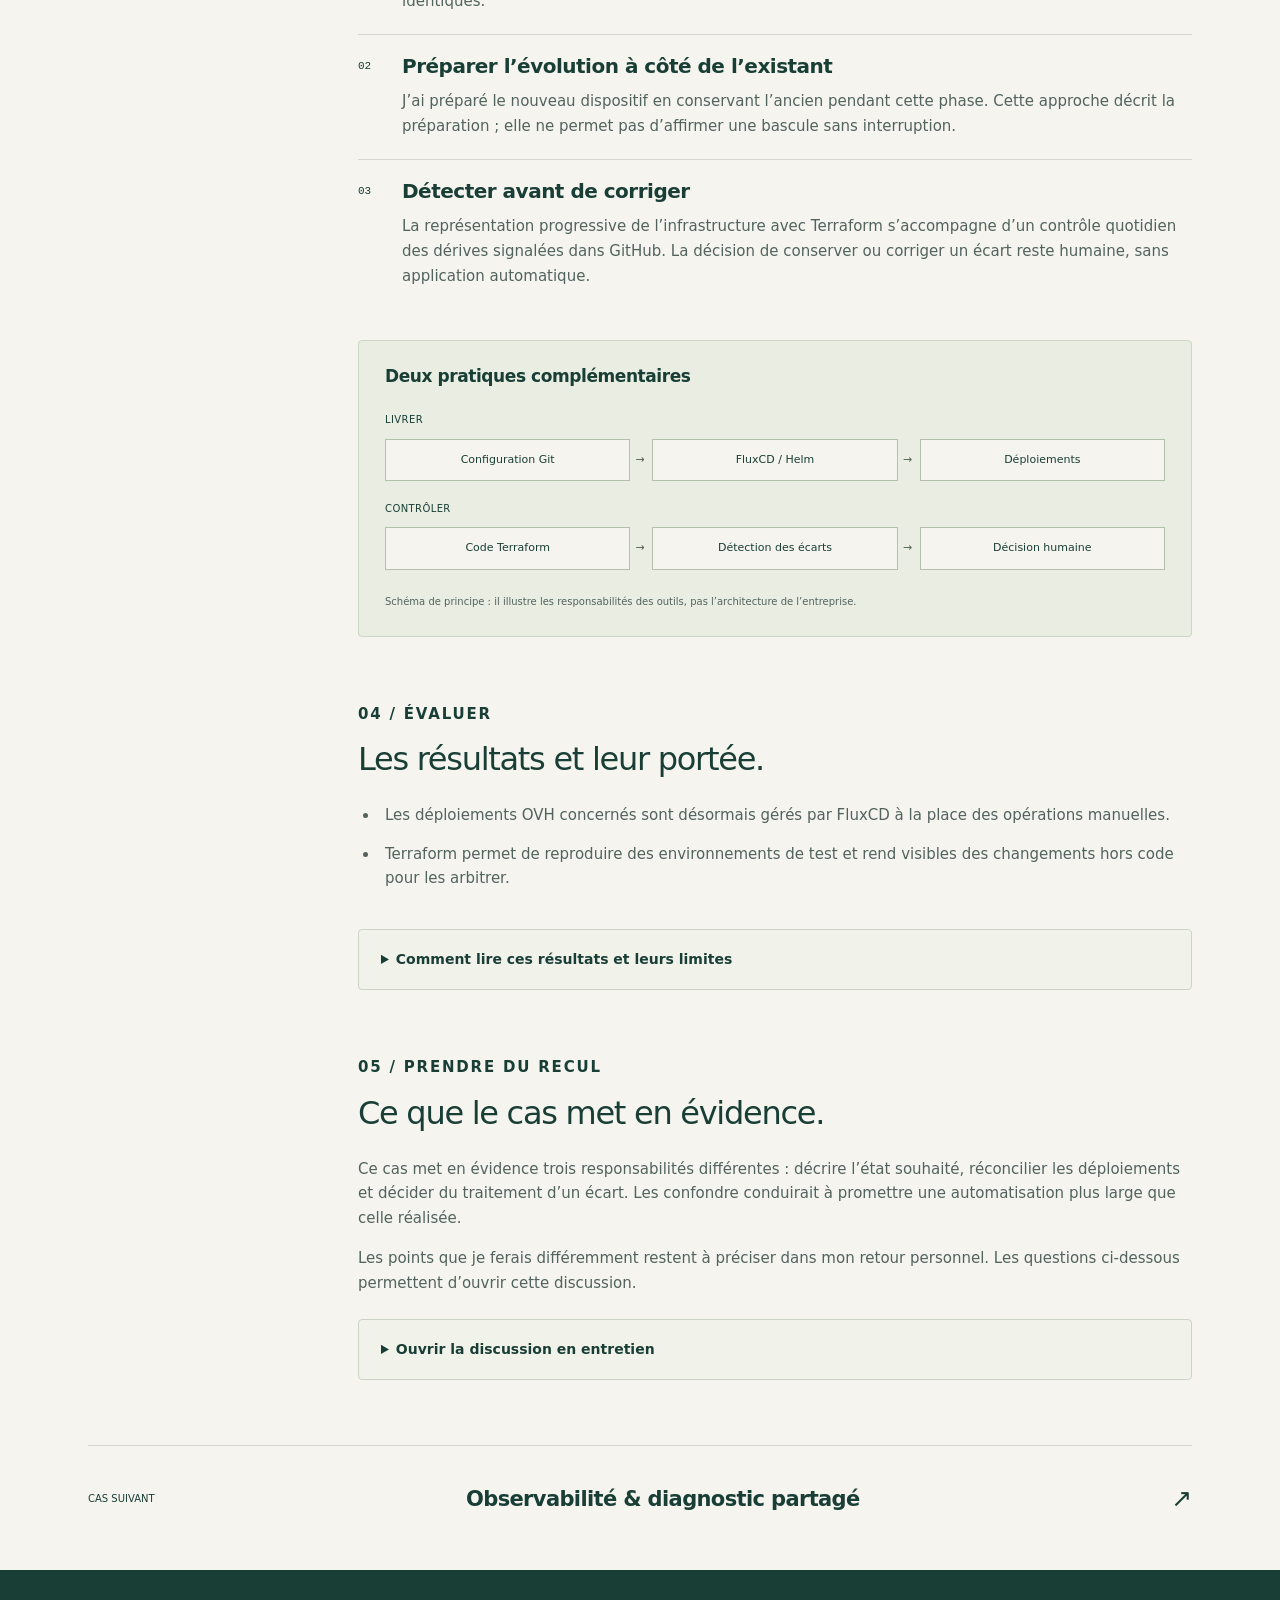
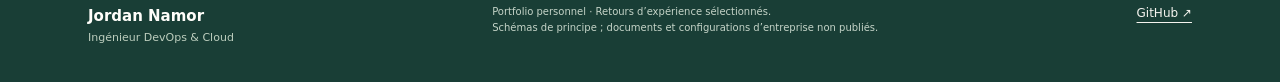
<file: docs/cas/gitops-terraform/index.html>
<!doctype html>
<html lang="fr"><head><meta charset="utf-8"><meta name="viewport" content="width=device-width, initial-scale=1">
<meta name="description" content="Adapter une démarche GitOps entre AWS et OVH, puis introduire Terraform pour reproduire les environnements et rendre les écarts visibles."><meta name="color-scheme" content="light">
<meta property="og:title" content="GitOps &amp; infrastructure as code — Jordan Namor"><meta property="og:description" content="Adapter une démarche GitOps entre AWS et OVH, puis introduire Terraform pour reproduire les environnements et rendre les écarts visibles."><meta property="og:type" content="website">
<title>GitOps &amp; infrastructure as code — Jordan Namor</title><link rel="icon" href="../../favicon.svg" type="image/svg+xml"><link rel="stylesheet" href="../../style.css"></head>
<body><a class="skip" href="#contenu">Aller au contenu</a>
<header class="nav"><a class="wordmark" href="../../index.html" aria-label="Jordan Namor, accueil"><span class="monogram">jn<span>↗</span></span><span>Jordan Namor<span class="wordmark-sub">DevOps & Cloud</span></span></a>
<nav aria-label="Navigation principale"><a href="../../index.html#realisations">Réalisations</a><a href="../../index.html#parcours">Parcours</a><a class="github-link" href="https://github.com/jnamor">GitHub ↗</a></nav></header>
<main id="contenu"><div class="shell case-shell"><a class="back" href="../../index.html#realisations">← Toutes les réalisations</a><header class="case-hero"><p class="eyebrow">CAS 01 / Infrastructure &amp; livraison · EXPÉRIENCE CHEZ KIKLEO</p><h1>Passer des opérations manuelles à une infrastructure décrite dans Git.</h1><p class="case-lead">Adapter une démarche GitOps entre AWS et OVH, puis introduire Terraform pour reproduire les environnements et rendre les écarts visibles.</p><ul class="tags" aria-label="Technologies"><li>AWS / OVH</li><li>Kubernetes</li><li>FluxCD</li><li>Terraform</li></ul></header><div class="case-overview"><strong>Résultat à retenir</strong><p>Des déploiements automatisés et des changements plus lisibles.</p></div><div class="case-body"><aside class="case-toc"><p class="eyebrow">DANS CE CAS</p><a href="#contexte">Le contexte</a><a href="#role">Mon rôle</a><a href="#choix">Actions & choix</a><a href="#resultats">Résultats & limites</a><a href="#recul">Recul & discussion</a></aside><div class="case-prose"><section id="contexte"><p class="eyebrow">01 / COMPRENDRE</p><h2>Le contexte et le besoin.</h2><p>Chez Kikleo, une fondation Kubernetes et GitOps existait sur AWS. D’autres déploiements reposaient encore sur des opérations manuelles. L’enjeu était de faire évoluer la livraison tout en maintenant l’exploitation des environnements existants.</p><p>La création répétée d’environnements de test depuis les consoles cloud constituait un autre besoin : pouvoir préparer des opérations hors production et mieux maîtriser le cycle de vie des ressources.</p></section><section id="role"><p class="eyebrow">02 / ATTRIBUER</p><h2>Mon rôle et celui de l’équipe.</h2><p>J’ai repris la responsabilité opérationnelle de l’infrastructure et des déploiements. J’ai construit un nouveau dispositif OVH et adapté la logique GitOps existante avec FluxCD et Helm.</p><p>J’ai introduit Terraform pour créer et détruire des environnements de test depuis le code, puis décrire progressivement l’existant. La fondation AWS initiale a été conçue par le directeur technique ; elle ne m’est pas attribuée.</p></section><section id="choix"><p class="eyebrow">03 / AGIR</p><h2>Les actions et les choix.</h2><article class="decision"><span>01</span><div><h3>Réutiliser une logique éprouvée</h3><p>J’ai repris la démarche GitOps déjà utilisée sur AWS pour organiser les déploiements OVH par environnement. L’objectif était d’harmoniser les pratiques sans prétendre rendre les deux clouds identiques.</p></div></article><article class="decision"><span>02</span><div><h3>Préparer l’évolution à côté de l’existant</h3><p>J’ai préparé le nouveau dispositif en conservant l’ancien pendant cette phase. Cette approche décrit la préparation ; elle ne permet pas d’affirmer une bascule sans interruption.</p></div></article><article class="decision"><span>03</span><div><h3>Détecter avant de corriger</h3><p>La représentation progressive de l’infrastructure avec Terraform s’accompagne d’un contrôle quotidien des dérives signalées dans GitHub. La décision de conserver ou corriger un écart reste humaine, sans application automatique.</p></div></article><figure class="diagram"><h3>Deux pratiques complémentaires</h3><div class="track"><p class="track-name">Livrer</p><ol class="flow"><li>Configuration Git</li><li>FluxCD / Helm</li><li>Déploiements</li></ol></div><div class="track"><p class="track-name">Contrôler</p><ol class="flow"><li>Code Terraform</li><li>Détection des écarts</li><li>Décision humaine</li></ol></div><figcaption>Schéma de principe : il illustre les responsabilités des outils, pas l’architecture de l’entreprise.</figcaption></figure></section><section id="resultats"><p class="eyebrow">04 / ÉVALUER</p><h2>Les résultats et leur portée.</h2><ul class="result-list"><li>Les déploiements OVH concernés sont désormais gérés par FluxCD à la place des opérations manuelles.</li><li>Terraform permet de reproduire des environnements de test et rend visibles des changements hors code pour les arbitrer.</li></ul><details><summary>Comment lire ces résultats et leurs limites</summary><h3>Mesure et qualification</h3><p>Ces résultats sont rapportés dans mon retour d’expérience. Je ne publie pas de mesure de temps gagné ni de baisse du taux d’erreur. La couverture de toute l’infrastructure n’est pas revendiquée.</p><h3>Limites</h3><p>Décrire et déployer depuis Git ne démontre pas une restauration complète après sinistre. La détection des dérives est distincte de leur correction.</p></details></section><section id="recul"><p class="eyebrow">05 / PRENDRE DU RECUL</p><h2>Ce que le cas met en évidence.</h2><p>Ce cas met en évidence trois responsabilités différentes : décrire l’état souhaité, réconcilier les déploiements et décider du traitement d’un écart. Les confondre conduirait à promettre une automatisation plus large que celle réalisée.</p><p class="subtle">Les points que je ferais différemment restent à préciser dans mon retour personnel. Les questions ci-dessous permettent d’ouvrir cette discussion.</p><details><summary>Ouvrir la discussion en entretien</summary><ul><li>Comment préparer la bascule et son retour arrière ?</li><li>Comment décider si un écart Terraform doit être conservé ou corrigé ?</li><li>Quels tests permettraient de démontrer une reconstruction complète ?</li></ul></details></section></div></div><a class="next-case" href="../observabilite/index.html"><span>CAS SUIVANT</span><strong>Observabilité &amp; diagnostic partagé</strong><span aria-hidden="true">↗</span></a></div></main>
<footer><div><strong>Jordan Namor</strong><span>Ingénieur DevOps & Cloud</span></div><p>Portfolio personnel · Retours d’expérience sélectionnés.<br>Schémas de principe ; documents et configurations d’entreprise non publiés.</p><a href="https://github.com/jnamor">GitHub ↗</a></footer>
</body></html>
</file>
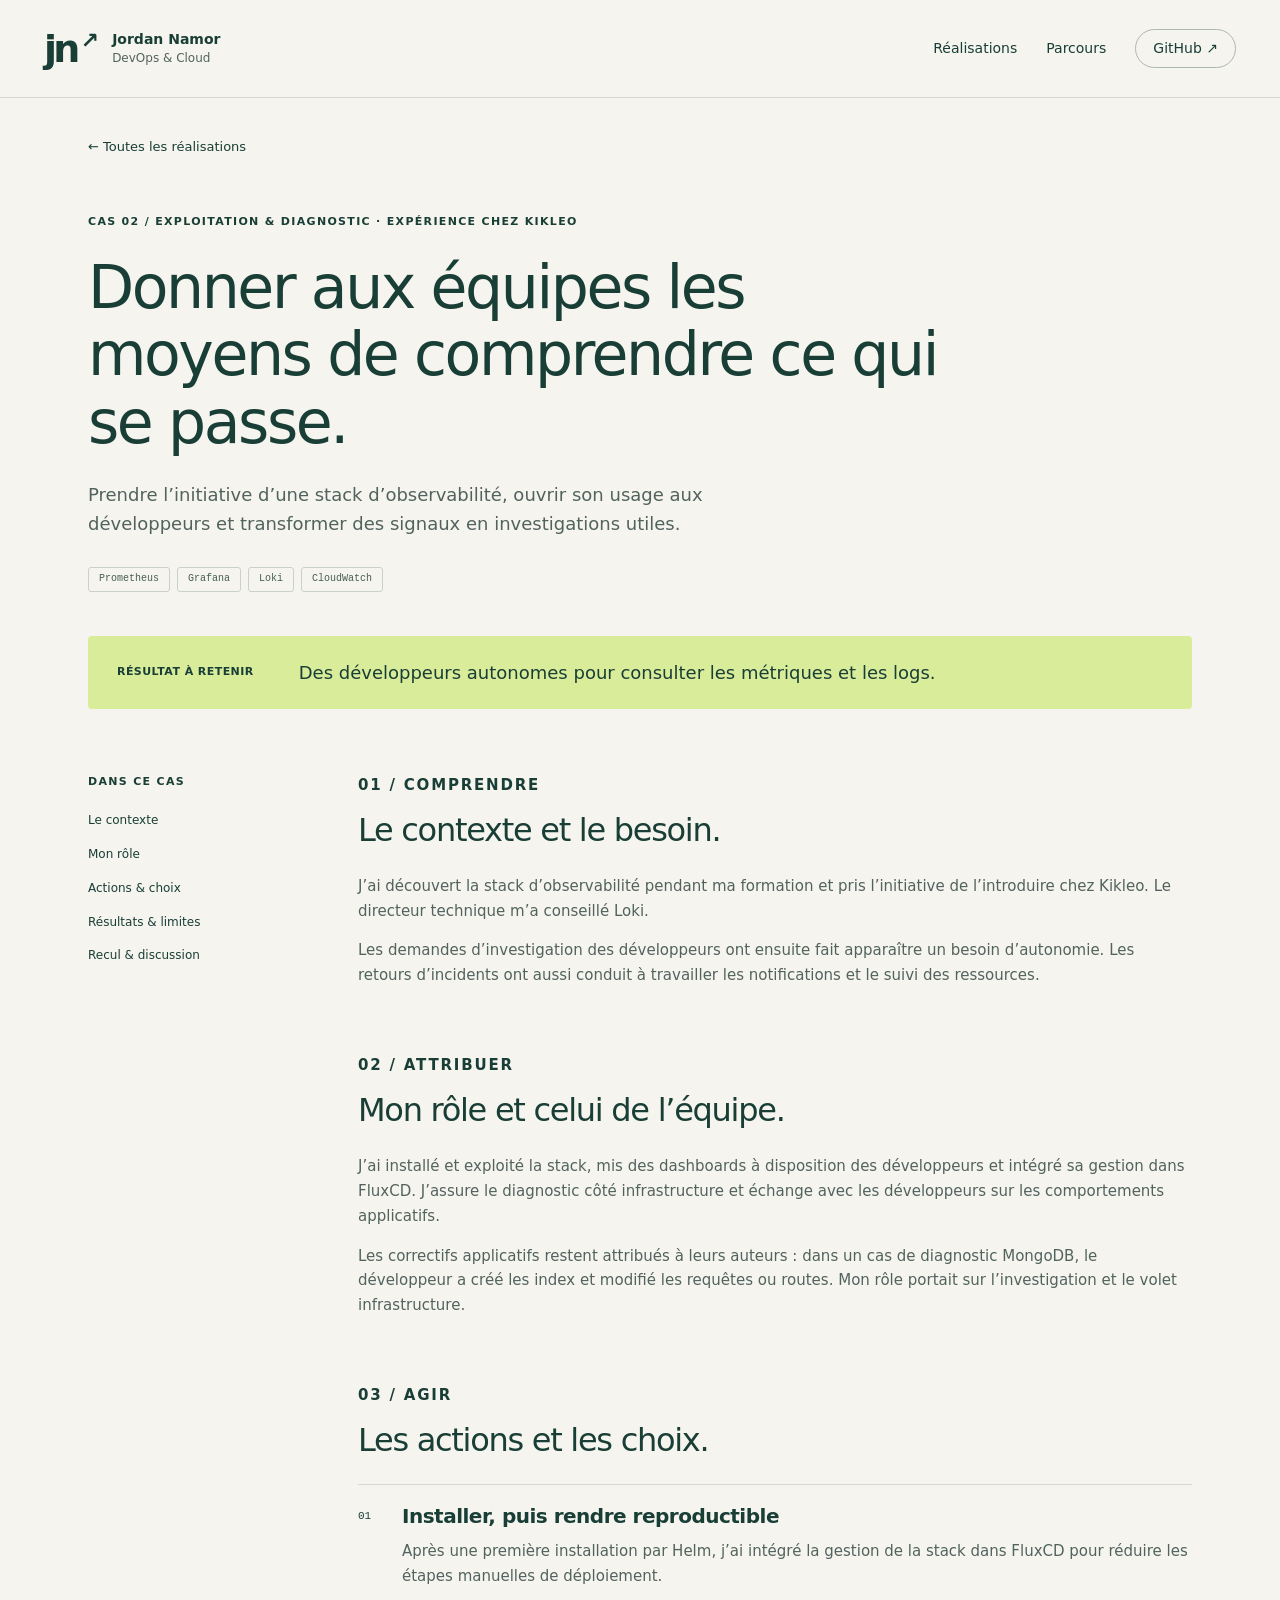
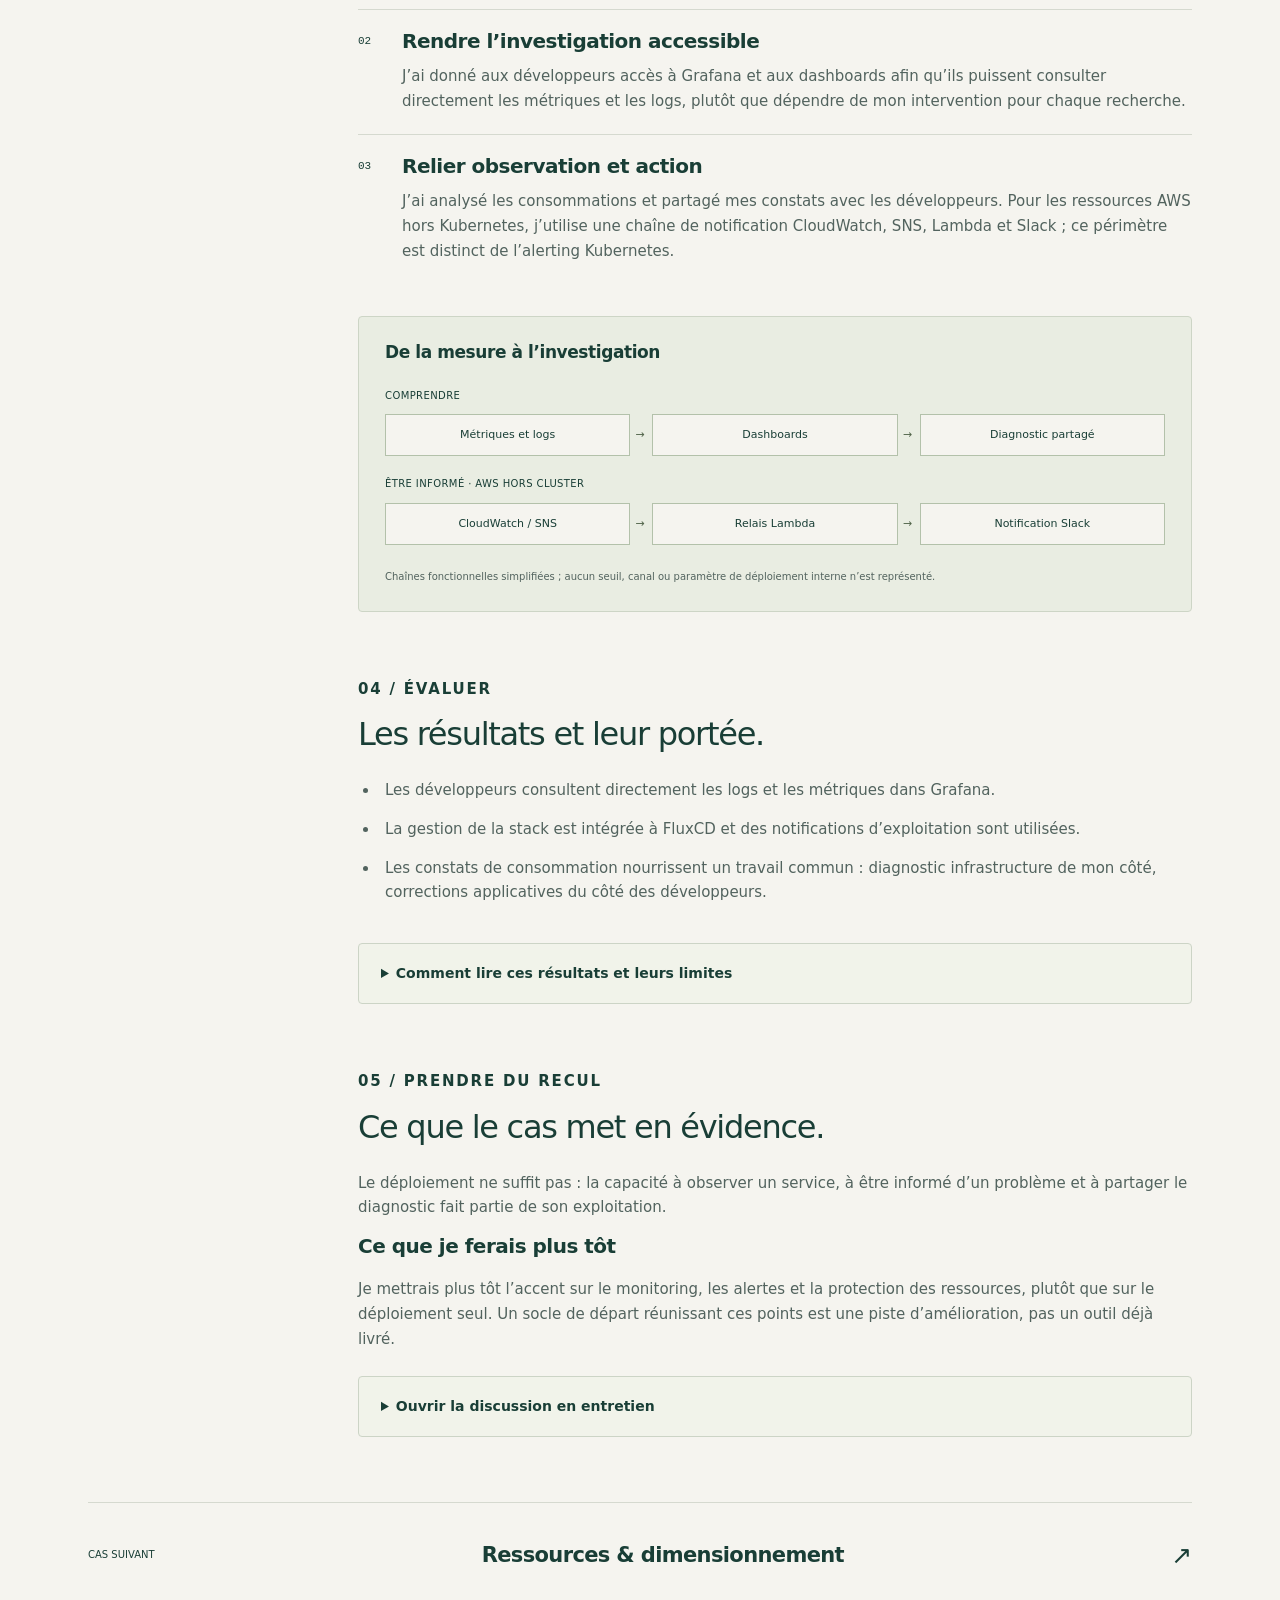
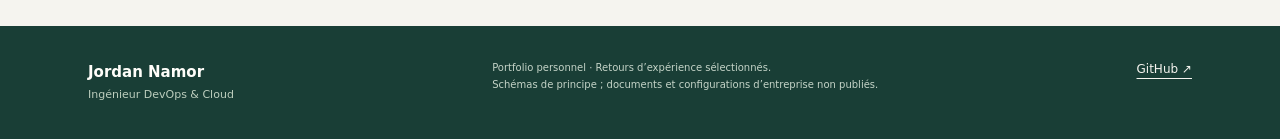
<file: docs/cas/observabilite/index.html>
<!doctype html>
<html lang="fr"><head><meta charset="utf-8"><meta name="viewport" content="width=device-width, initial-scale=1">
<meta name="description" content="Prendre l’initiative d’une stack d’observabilité, ouvrir son usage aux développeurs et transformer des signaux en investigations utiles."><meta name="color-scheme" content="light">
<meta property="og:title" content="Observabilité &amp; diagnostic partagé — Jordan Namor"><meta property="og:description" content="Prendre l’initiative d’une stack d’observabilité, ouvrir son usage aux développeurs et transformer des signaux en investigations utiles."><meta property="og:type" content="website">
<title>Observabilité &amp; diagnostic partagé — Jordan Namor</title><link rel="icon" href="../../favicon.svg" type="image/svg+xml"><link rel="stylesheet" href="../../style.css"></head>
<body><a class="skip" href="#contenu">Aller au contenu</a>
<header class="nav"><a class="wordmark" href="../../index.html" aria-label="Jordan Namor, accueil"><span class="monogram">jn<span>↗</span></span><span>Jordan Namor<span class="wordmark-sub">DevOps & Cloud</span></span></a>
<nav aria-label="Navigation principale"><a href="../../index.html#realisations">Réalisations</a><a href="../../index.html#parcours">Parcours</a><a class="github-link" href="https://github.com/jnamor">GitHub ↗</a></nav></header>
<main id="contenu"><div class="shell case-shell"><a class="back" href="../../index.html#realisations">← Toutes les réalisations</a><header class="case-hero"><p class="eyebrow">CAS 02 / Exploitation &amp; diagnostic · EXPÉRIENCE CHEZ KIKLEO</p><h1>Donner aux équipes les moyens de comprendre ce qui se passe.</h1><p class="case-lead">Prendre l’initiative d’une stack d’observabilité, ouvrir son usage aux développeurs et transformer des signaux en investigations utiles.</p><ul class="tags" aria-label="Technologies"><li>Prometheus</li><li>Grafana</li><li>Loki</li><li>CloudWatch</li></ul></header><div class="case-overview"><strong>Résultat à retenir</strong><p>Des développeurs autonomes pour consulter les métriques et les logs.</p></div><div class="case-body"><aside class="case-toc"><p class="eyebrow">DANS CE CAS</p><a href="#contexte">Le contexte</a><a href="#role">Mon rôle</a><a href="#choix">Actions & choix</a><a href="#resultats">Résultats & limites</a><a href="#recul">Recul & discussion</a></aside><div class="case-prose"><section id="contexte"><p class="eyebrow">01 / COMPRENDRE</p><h2>Le contexte et le besoin.</h2><p>J’ai découvert la stack d’observabilité pendant ma formation et pris l’initiative de l’introduire chez Kikleo. Le directeur technique m’a conseillé Loki.</p><p>Les demandes d’investigation des développeurs ont ensuite fait apparaître un besoin d’autonomie. Les retours d’incidents ont aussi conduit à travailler les notifications et le suivi des ressources.</p></section><section id="role"><p class="eyebrow">02 / ATTRIBUER</p><h2>Mon rôle et celui de l’équipe.</h2><p>J’ai installé et exploité la stack, mis des dashboards à disposition des développeurs et intégré sa gestion dans FluxCD. J’assure le diagnostic côté infrastructure et échange avec les développeurs sur les comportements applicatifs.</p><p>Les correctifs applicatifs restent attribués à leurs auteurs : dans un cas de diagnostic MongoDB, le développeur a créé les index et modifié les requêtes ou routes. Mon rôle portait sur l’investigation et le volet infrastructure.</p></section><section id="choix"><p class="eyebrow">03 / AGIR</p><h2>Les actions et les choix.</h2><article class="decision"><span>01</span><div><h3>Installer, puis rendre reproductible</h3><p>Après une première installation par Helm, j’ai intégré la gestion de la stack dans FluxCD pour réduire les étapes manuelles de déploiement.</p></div></article><article class="decision"><span>02</span><div><h3>Rendre l’investigation accessible</h3><p>J’ai donné aux développeurs accès à Grafana et aux dashboards afin qu’ils puissent consulter directement les métriques et les logs, plutôt que dépendre de mon intervention pour chaque recherche.</p></div></article><article class="decision"><span>03</span><div><h3>Relier observation et action</h3><p>J’ai analysé les consommations et partagé mes constats avec les développeurs. Pour les ressources AWS hors Kubernetes, j’utilise une chaîne de notification CloudWatch, SNS, Lambda et Slack ; ce périmètre est distinct de l’alerting Kubernetes.</p></div></article><figure class="diagram"><h3>De la mesure à l’investigation</h3><div class="track"><p class="track-name">Comprendre</p><ol class="flow"><li>Métriques et logs</li><li>Dashboards</li><li>Diagnostic partagé</li></ol></div><div class="track"><p class="track-name">Être informé · AWS hors cluster</p><ol class="flow"><li>CloudWatch / SNS</li><li>Relais Lambda</li><li>Notification Slack</li></ol></div><figcaption>Chaînes fonctionnelles simplifiées ; aucun seuil, canal ou paramètre de déploiement interne n’est représenté.</figcaption></figure></section><section id="resultats"><p class="eyebrow">04 / ÉVALUER</p><h2>Les résultats et leur portée.</h2><ul class="result-list"><li>Les développeurs consultent directement les logs et les métriques dans Grafana.</li><li>La gestion de la stack est intégrée à FluxCD et des notifications d’exploitation sont utilisées.</li><li>Les constats de consommation nourrissent un travail commun : diagnostic infrastructure de mon côté, corrections applicatives du côté des développeurs.</li></ul><details><summary>Comment lire ces résultats et leurs limites</summary><h3>Mesure et qualification</h3><p>Il s’agit de résultats opérationnels rapportés. Aucun MTTR, taux de disponibilité ou pourcentage de performance global n’est présenté. Les captures et journaux de l’entreprise ne sont pas publiés.</p><h3>Limites</h3><p>Le déploiement d’une stack ne prouve ni une couverture exhaustive des services, ni la restauration de ses historiques. Je ne m’attribue pas l’écriture originale du relais Lambda, dont l’auteur n’est pas établi dans ce récit.</p></details></section><section id="recul"><p class="eyebrow">05 / PRENDRE DU RECUL</p><h2>Ce que le cas met en évidence.</h2><p>Le déploiement ne suffit pas : la capacité à observer un service, à être informé d’un problème et à partager le diagnostic fait partie de son exploitation.</p><h3>Ce que je ferais plus tôt</h3><p>Je mettrais plus tôt l’accent sur le monitoring, les alertes et la protection des ressources, plutôt que sur le déploiement seul. Un socle de départ réunissant ces points est une piste d’amélioration, pas un outil déjà livré.</p><details><summary>Ouvrir la discussion en entretien</summary><ul><li>Comment distinguer un symptôme, une cause et une correction ?</li><li>Quelle part du diagnostic relève de l’infrastructure ou de l’application ?</li><li>Comment tester la pertinence et la réception d’une alerte ?</li></ul></details></section></div></div><a class="next-case" href="../ressources/index.html"><span>CAS SUIVANT</span><strong>Ressources &amp; dimensionnement</strong><span aria-hidden="true">↗</span></a></div></main>
<footer><div><strong>Jordan Namor</strong><span>Ingénieur DevOps & Cloud</span></div><p>Portfolio personnel · Retours d’expérience sélectionnés.<br>Schémas de principe ; documents et configurations d’entreprise non publiés.</p><a href="https://github.com/jnamor">GitHub ↗</a></footer>
</body></html>
</file>
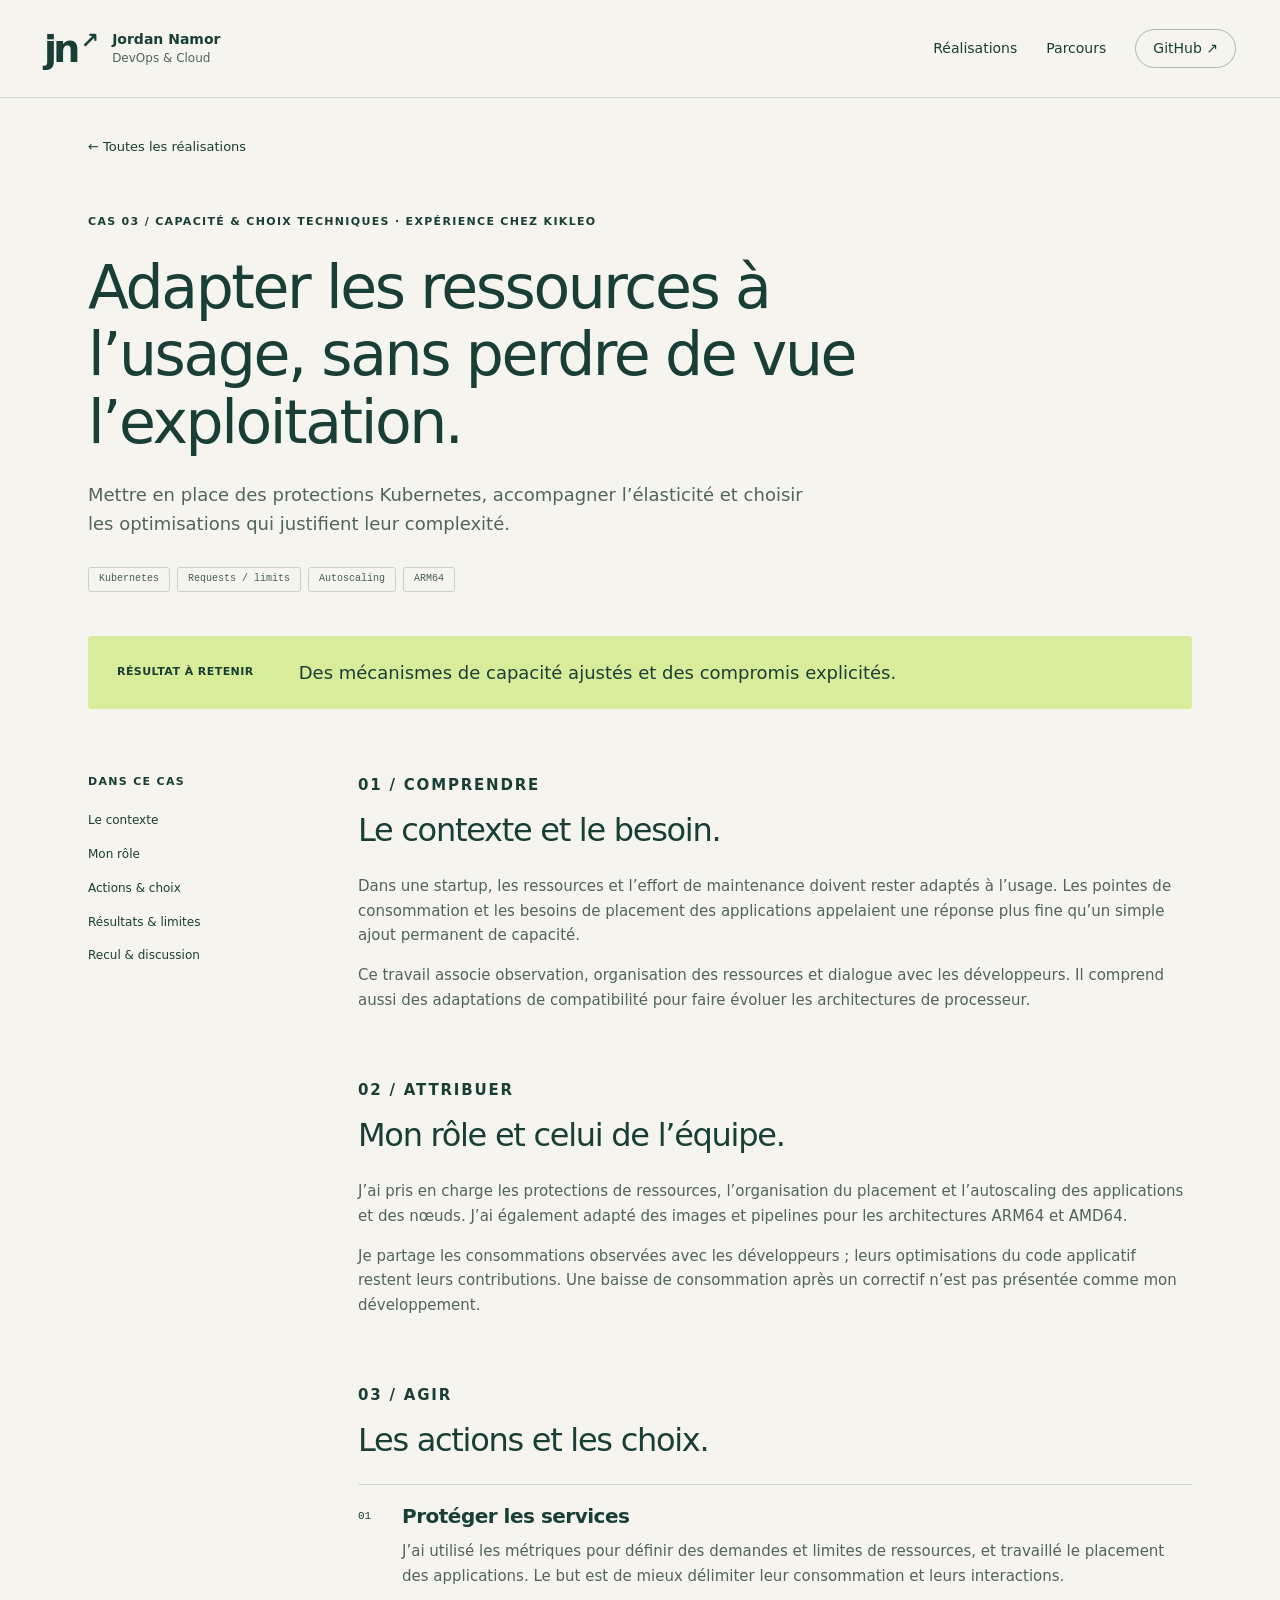
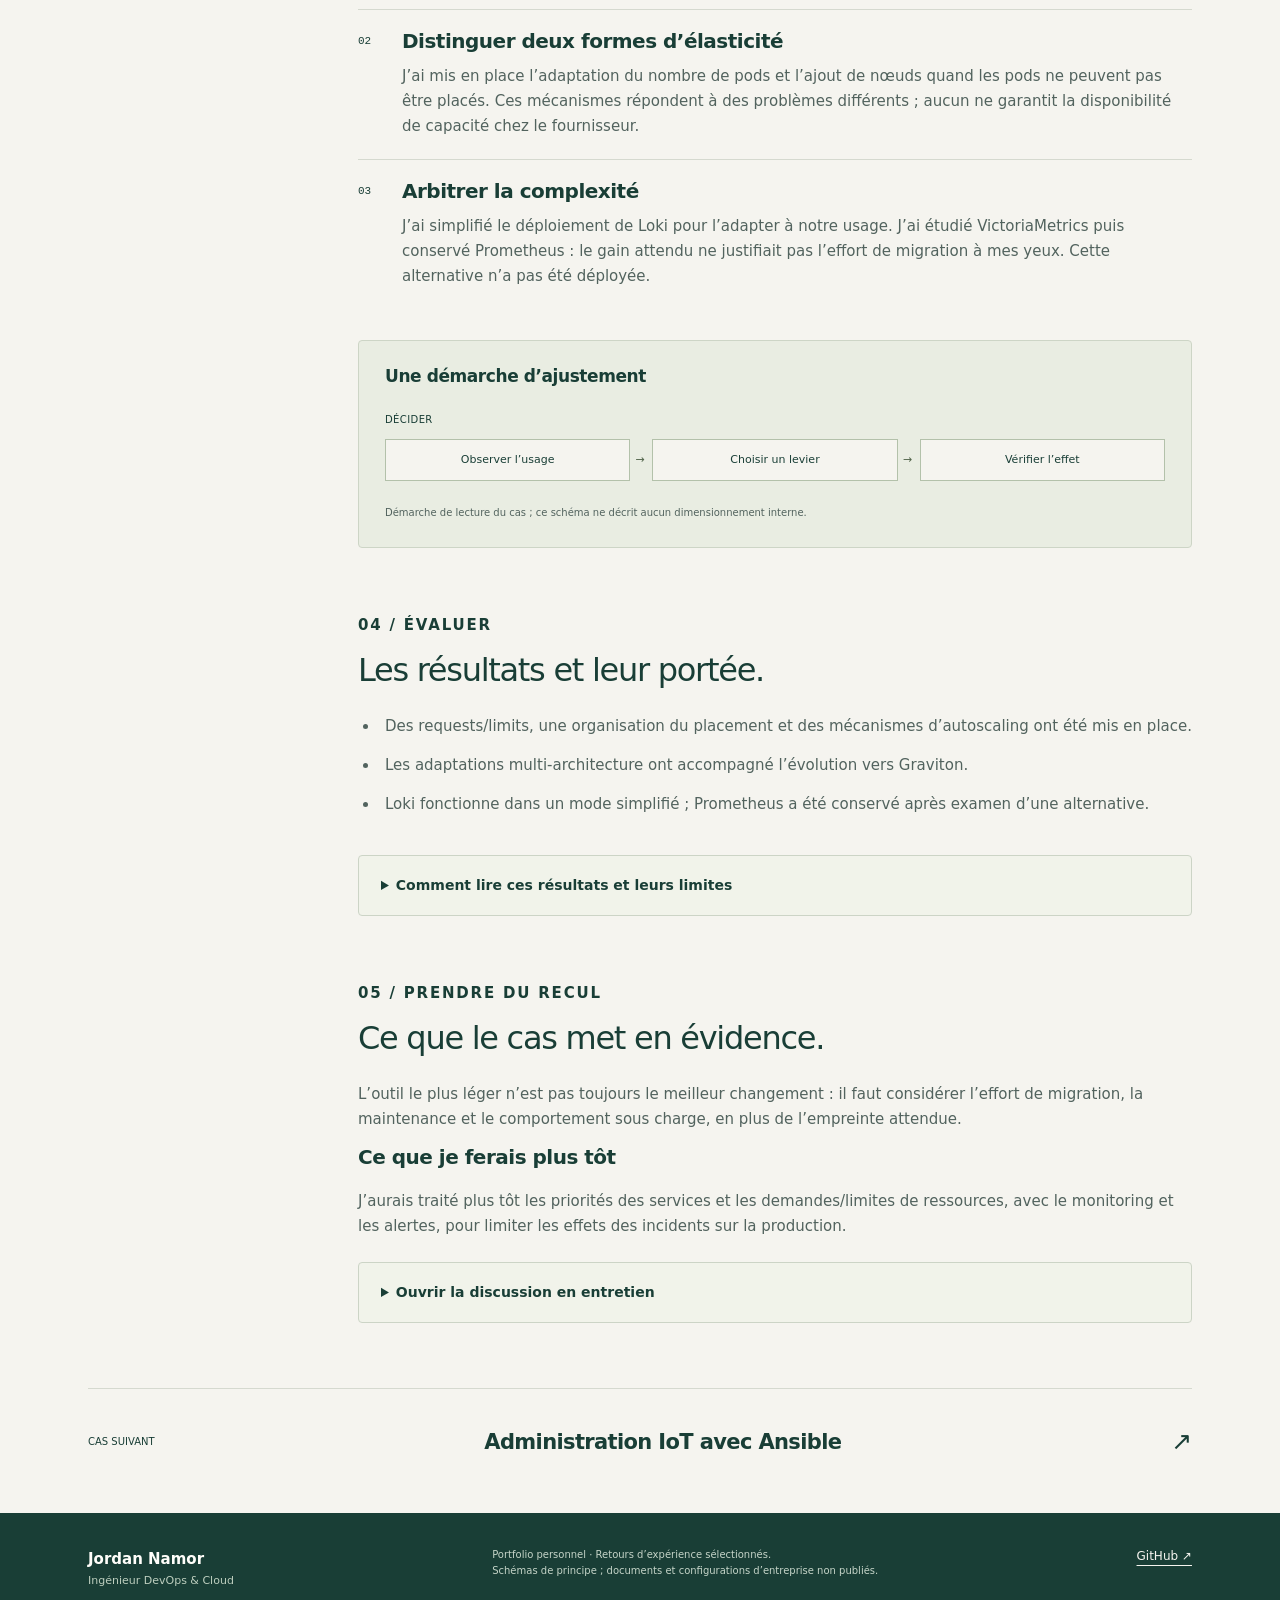
<file: docs/cas/ressources/index.html>
<!doctype html>
<html lang="fr"><head><meta charset="utf-8"><meta name="viewport" content="width=device-width, initial-scale=1">
<meta name="description" content="Mettre en place des protections Kubernetes, accompagner l’élasticité et choisir les optimisations qui justifient leur complexité."><meta name="color-scheme" content="light">
<meta property="og:title" content="Ressources &amp; dimensionnement — Jordan Namor"><meta property="og:description" content="Mettre en place des protections Kubernetes, accompagner l’élasticité et choisir les optimisations qui justifient leur complexité."><meta property="og:type" content="website">
<title>Ressources &amp; dimensionnement — Jordan Namor</title><link rel="icon" href="../../favicon.svg" type="image/svg+xml"><link rel="stylesheet" href="../../style.css"></head>
<body><a class="skip" href="#contenu">Aller au contenu</a>
<header class="nav"><a class="wordmark" href="../../index.html" aria-label="Jordan Namor, accueil"><span class="monogram">jn<span>↗</span></span><span>Jordan Namor<span class="wordmark-sub">DevOps & Cloud</span></span></a>
<nav aria-label="Navigation principale"><a href="../../index.html#realisations">Réalisations</a><a href="../../index.html#parcours">Parcours</a><a class="github-link" href="https://github.com/jnamor">GitHub ↗</a></nav></header>
<main id="contenu"><div class="shell case-shell"><a class="back" href="../../index.html#realisations">← Toutes les réalisations</a><header class="case-hero"><p class="eyebrow">CAS 03 / Capacité &amp; choix techniques · EXPÉRIENCE CHEZ KIKLEO</p><h1>Adapter les ressources à l’usage, sans perdre de vue l’exploitation.</h1><p class="case-lead">Mettre en place des protections Kubernetes, accompagner l’élasticité et choisir les optimisations qui justifient leur complexité.</p><ul class="tags" aria-label="Technologies"><li>Kubernetes</li><li>Requests / limits</li><li>Autoscaling</li><li>ARM64</li></ul></header><div class="case-overview"><strong>Résultat à retenir</strong><p>Des mécanismes de capacité ajustés et des compromis explicités.</p></div><div class="case-body"><aside class="case-toc"><p class="eyebrow">DANS CE CAS</p><a href="#contexte">Le contexte</a><a href="#role">Mon rôle</a><a href="#choix">Actions & choix</a><a href="#resultats">Résultats & limites</a><a href="#recul">Recul & discussion</a></aside><div class="case-prose"><section id="contexte"><p class="eyebrow">01 / COMPRENDRE</p><h2>Le contexte et le besoin.</h2><p>Dans une startup, les ressources et l’effort de maintenance doivent rester adaptés à l’usage. Les pointes de consommation et les besoins de placement des applications appelaient une réponse plus fine qu’un simple ajout permanent de capacité.</p><p>Ce travail associe observation, organisation des ressources et dialogue avec les développeurs. Il comprend aussi des adaptations de compatibilité pour faire évoluer les architectures de processeur.</p></section><section id="role"><p class="eyebrow">02 / ATTRIBUER</p><h2>Mon rôle et celui de l’équipe.</h2><p>J’ai pris en charge les protections de ressources, l’organisation du placement et l’autoscaling des applications et des nœuds. J’ai également adapté des images et pipelines pour les architectures ARM64 et AMD64.</p><p>Je partage les consommations observées avec les développeurs ; leurs optimisations du code applicatif restent leurs contributions. Une baisse de consommation après un correctif n’est pas présentée comme mon développement.</p></section><section id="choix"><p class="eyebrow">03 / AGIR</p><h2>Les actions et les choix.</h2><article class="decision"><span>01</span><div><h3>Protéger les services</h3><p>J’ai utilisé les métriques pour définir des demandes et limites de ressources, et travaillé le placement des applications. Le but est de mieux délimiter leur consommation et leurs interactions.</p></div></article><article class="decision"><span>02</span><div><h3>Distinguer deux formes d’élasticité</h3><p>J’ai mis en place l’adaptation du nombre de pods et l’ajout de nœuds quand les pods ne peuvent pas être placés. Ces mécanismes répondent à des problèmes différents ; aucun ne garantit la disponibilité de capacité chez le fournisseur.</p></div></article><article class="decision"><span>03</span><div><h3>Arbitrer la complexité</h3><p>J’ai simplifié le déploiement de Loki pour l’adapter à notre usage. J’ai étudié VictoriaMetrics puis conservé Prometheus : le gain attendu ne justifiait pas l’effort de migration à mes yeux. Cette alternative n’a pas été déployée.</p></div></article><figure class="diagram"><h3>Une démarche d’ajustement</h3><div class="track"><p class="track-name">Décider</p><ol class="flow"><li>Observer l’usage</li><li>Choisir un levier</li><li>Vérifier l’effet</li></ol></div><figcaption>Démarche de lecture du cas ; ce schéma ne décrit aucun dimensionnement interne.</figcaption></figure></section><section id="resultats"><p class="eyebrow">04 / ÉVALUER</p><h2>Les résultats et leur portée.</h2><ul class="result-list"><li>Des requests/limits, une organisation du placement et des mécanismes d’autoscaling ont été mis en place.</li><li>Les adaptations multi-architecture ont accompagné l’évolution vers Graviton.</li><li>Loki fonctionne dans un mode simplifié ; Prometheus a été conservé après examen d’une alternative.</li></ul><details><summary>Comment lire ces résultats et leurs limites</summary><h3>Mesure et qualification</h3><p>Le portfolio présente les changements techniques et leur objectif. Les résultats financiers, le dimensionnement et les métriques internes restent privés. Aucun gain global de disponibilité ou de capacité n’est déduit.</p><h3>Limites</h3><p>L’autoscaling peut ajouter des ressources ; il ne garantit pas une diminution de consommation. Simplifier un composant implique un compromis de redondance et d’élasticité. Un gain attendu pour une solution non retenue n’est pas un résultat réalisé.</p></details></section><section id="recul"><p class="eyebrow">05 / PRENDRE DU RECUL</p><h2>Ce que le cas met en évidence.</h2><p>L’outil le plus léger n’est pas toujours le meilleur changement : il faut considérer l’effort de migration, la maintenance et le comportement sous charge, en plus de l’empreinte attendue.</p><h3>Ce que je ferais plus tôt</h3><p>J’aurais traité plus tôt les priorités des services et les demandes/limites de ressources, avec le monitoring et les alertes, pour limiter les effets des incidents sur la production.</p><details><summary>Ouvrir la discussion en entretien</summary><ul><li>Quand agir sur le code, les pods ou les nœuds ?</li><li>Comment vérifier un réglage sous une charge représentative ?</li><li>Quand une migration ajoute-t-elle plus de complexité qu’elle n’apporte de bénéfice ?</li></ul></details></section></div></div><a class="next-case" href="../automatisation-iot/index.html"><span>CAS SUIVANT</span><strong>Administration IoT avec Ansible</strong><span aria-hidden="true">↗</span></a></div></main>
<footer><div><strong>Jordan Namor</strong><span>Ingénieur DevOps & Cloud</span></div><p>Portfolio personnel · Retours d’expérience sélectionnés.<br>Schémas de principe ; documents et configurations d’entreprise non publiés.</p><a href="https://github.com/jnamor">GitHub ↗</a></footer>
</body></html>
</file>
<file: docs/style.css>
:root{--paper:#f5f4ef;--ink:#193e36;--muted:#52635e;--line:#d5d9cf;--accent:#d9ec9a;--white:#fffefa;--serif:Georgia,'Times New Roman',serif;--sans:Inter,ui-sans-serif,system-ui,-apple-system,BlinkMacSystemFont,'Segoe UI',sans-serif}
*{box-sizing:border-box}html{scroll-behavior:smooth;scroll-padding-top:25px}body{margin:0;background:var(--paper);color:var(--ink);font:16px/1.65 var(--sans);-webkit-font-smoothing:antialiased}a{color:inherit;text-underline-offset:5px}a:hover{text-decoration-thickness:2px}a:focus-visible,summary:focus-visible{outline:3px solid #677e24;outline-offset:5px}h1,h2,h3,p{margin-top:0}h1,h2,h3{line-height:1.12;letter-spacing:-.04em}p{color:var(--muted)}h2{font-size:clamp(32px,3.6vw,48px);font-weight:500}h3{font-size:23px;font-weight:550}strong{color:var(--ink)}.shell{max-width:1192px;margin:auto;padding-left:44px;padding-right:44px}.nav{max-width:1280px;margin:auto;padding:29px 44px;display:flex;align-items:center;justify-content:space-between;border-bottom:1px solid var(--line);gap:24px}.wordmark{display:flex;gap:13px;align-items:center;text-decoration:none;line-height:1.4;font-size:14px;font-weight:650;white-space:nowrap}.wordmark-sub{display:block;font-weight:400;color:var(--muted);font-size:12px}.monogram{font:700 38px/1 var(--sans);letter-spacing:-.1em}.monogram span{font-size:22px;display:inline-block;vertical-align:top;margin:0 4px}.nav nav{display:flex;gap:29px;align-items:center}.nav nav a{text-decoration:none;font-size:14px}.github-link{border:1px solid #abb9ad;border-radius:50px;padding:7px 17px}.skip{position:absolute;left:20px;top:-90px;padding:12px;background:var(--accent);z-index:5}.skip:focus{top:10px}.eyebrow{font-size:11px;font-weight:600;letter-spacing:.12em;line-height:1.7;color:var(--ink);text-transform:uppercase}.status-dot{display:inline-block;width:7px;height:7px;background:#688f4c;border-radius:50%;margin-right:7px}.hero{display:grid;grid-template-columns:1.5fr 1fr;gap:80px;align-items:center;padding-top:78px;padding-bottom:80px}.hero h1{font-size:clamp(54px,5.7vw,78px);line-height:1.03;font-weight:500;margin:24px 0 26px;letter-spacing:-.06em}.hero em{font-family:var(--serif);font-weight:400;letter-spacing:-.05em}.hero-intro{font-size:17px;max-width:520px;line-height:1.7}.hero-actions{display:flex;align-items:center;gap:25px;flex-wrap:wrap;margin-top:30px}.button{display:inline-flex;justify-content:space-between;align-items:center;gap:26px;background:var(--ink);color:var(--white);padding:14px 21px;border-radius:4px;text-decoration:none;font-size:13px}.button:hover{background:#27594b}.text-link{font-size:13px;font-weight:600}.hero-note{background:#e9edde;border:1px solid #cdd5c1;min-height:386px;padding:26px;border-radius:4px;position:relative;background-image:linear-gradient(#d9dfcf66 1px,transparent 1px),linear-gradient(90deg,#d9dfcf66 1px,transparent 1px);background-size:24px 24px}.note-top{display:flex;justify-content:space-between;font-size:9px;letter-spacing:.08em}.note-top>span:last-child{font-size:24px;line-height:1}.hero-note>p{font-size:21px;line-height:1.3;margin:20px 0;color:var(--ink);letter-spacing:-.04em}.hero-note strong{font-weight:500}.note-bottom{font:10px var(--sans);border-top:1px solid #bdc9b6;padding-top:16px;color:#52654b}.blueprint{display:flex;align-items:center;flex-direction:column;margin:28px 0}.blueprint-node{border:1px solid #8ea18c;background:var(--paper);padding:7px 26px;min-width:100px;text-align:center;font:12px ui-monospace,monospace;border-radius:3px}.blueprint-line{height:21px;width:1px;background:#8ea18c}.node-pair{display:flex;gap:30px}.node-pair span{background:var(--paper);padding:6px 19px;border:1px solid #8ea18c;border-radius:3px;font:12px ui-monospace,monospace}.context-band{border-block:1px solid var(--line)}.context-band>.shell{display:flex;justify-content:space-between;gap:28px;padding-block:17px}.context-band p{margin:0;font-size:12px}.context-band strong{font-weight:600;display:block;font-size:11px}.section{padding-top:85px;padding-bottom:80px}.section-heading{display:flex;align-items:flex-end;justify-content:space-between;gap:50px;margin-bottom:38px}.section-heading h2{margin:15px 0 0}.section-heading>p{max-width:330px;font-size:14px;margin:0}.case-row{border-top:1px solid var(--line);display:grid;grid-template-columns:50px 1fr 235px;gap:30px;padding:34px 0}.case-row:last-child{border-bottom:1px solid var(--line)}.case-index{font:13px ui-monospace,monospace;padding-top:3px}.case-index span{display:block;font-size:22px;margin-top:14px}.case-copy h3{margin:8px 0 13px;font-size:27px}.case-copy h3 a{text-decoration:none}.case-copy h3 a:hover{text-decoration:underline}.case-copy>p:not(.eyebrow){font-size:14px;max-width:550px;margin-bottom:18px}.case-copy .eyebrow{margin-bottom:0}.tags{list-style:none;padding:0;margin:0;display:flex;flex-wrap:wrap;gap:7px}.tags li{display:inline-block;border:1px solid #c9d2c4;padding:3px 10px;border-radius:3px;font:10px/1.65 ui-monospace,monospace;color:#475f52}.case-aside{border-left:1px solid var(--line);padding-left:26px;display:flex;flex-direction:column;align-items:flex-start;justify-content:space-between;gap:20px}.case-aside p{font-size:14px;line-height:1.55;color:var(--ink);margin:0}.practice{background:#e9ede2;border-block:1px solid #d5dccb}.practice h2{margin:15px 0 35px;font-size:36px}.skill-grid{display:grid;grid-template-columns:repeat(3,1fr);gap:38px}.skill-grid h3{font-size:21px;margin-bottom:17px}.skill-grid p{font-size:14px;margin-bottom:0}.small-rule{height:3px;width:28px;background:#748c57;display:block;margin:0 0 22px}.timeline>article{display:grid;grid-template-columns:245px 1fr;gap:40px;border-top:1px solid var(--line);padding:32px 0}.timeline-label{font:11px/1.8 ui-monospace,monospace;letter-spacing:.04em}.timeline h3{font-size:23px;margin-bottom:17px}.timeline article div p{font-size:14px;max-width:670px}.timeline p:last-child{margin-bottom:0}details{border:1px solid #ccd4c6;background:#f1f3ea;border-radius:4px;padding:18px 22px;margin:24px 0}summary{cursor:pointer;font-size:14px;font-weight:600;color:var(--ink)}details[open] summary{margin-bottom:20px}details h3{font-size:17px;letter-spacing:-.02em;margin-top:23px}details p,details li{font-size:14px}.experiments{border-top:1px solid var(--line);padding-top:65px}.experiment-grid{display:grid;grid-template-columns:1fr 1fr;gap:50px;margin:35px 0}.experiment-grid article{border-left:2px solid #a9b992;padding-left:24px}.experiment-grid h3{font-size:24px;max-width:370px;margin-bottom:17px}.experiment-grid p:not(.eyebrow){font-size:14px}.experiment-links{display:flex;flex-direction:column;gap:10px}.experiment-links a{font-size:12px;font-weight:600}.subtle{font-size:12px;color:var(--muted)}.closing{padding-top:55px;padding-bottom:65px;border-top:1px solid var(--line)}.closing h2{font-size:42px;margin:20px 0}.closing p:not(.eyebrow){font-size:14px}.closing .button{margin-top:10px}footer{padding:34px max(28px,calc((100% - 1104px)/2));background:var(--ink);color:#f5f4ef;display:flex;justify-content:space-between;align-items:flex-start;gap:30px;font-size:12px}footer strong{color:#fffefa;display:block;font-size:15px}footer span{font-size:11px;color:#bdcebe}footer p{font-size:10px;color:#c5d4c8;margin:0}footer a{white-space:nowrap;font-size:12px}.case-shell{padding-top:35px}.back{font-size:13px;text-decoration:none}.case-hero{margin-top:54px;max-width:880px}.case-hero h1{font-size:clamp(37px,4.8vw,60px);font-weight:500;margin:22px 0 24px}.case-lead{font-size:18px;max-width:720px}.case-hero .tags{margin-top:28px}.case-overview{background:var(--accent);border-radius:4px;padding:23px 29px;display:flex;gap:45px;align-items:center;margin:44px 0 64px}.case-overview strong{font-size:11px;white-space:nowrap;letter-spacing:.04em;text-transform:uppercase}.case-overview p{margin:0;color:var(--ink);font-size:18px;line-height:1.5}.case-body{display:grid;grid-template-columns:210px 1fr;gap:60px}.case-toc{position:sticky;top:30px;align-self:start;display:flex;flex-direction:column;gap:14px}.case-toc .eyebrow{margin-bottom:6px}.case-toc a{font-size:12px;text-decoration:none}.case-toc a:hover{text-decoration:underline}.case-prose section{margin-bottom:65px;scroll-margin-top:30px}.case-prose h2{font-size:32px;margin:14px 0 25px}.case-prose p{font-size:15px}.case-prose h3{font-size:20px;letter-spacing:-.025em}.case-prose li{color:var(--muted)}.decision{display:grid;grid-template-columns:30px 1fr;gap:14px;padding:20px 0;border-top:1px solid var(--line)}.decision>span{font:11px ui-monospace,monospace;padding-top:5px}.decision p{margin-bottom:0}.decision h3{margin-bottom:12px}.diagram{margin:32px 0;background:#e9ede2;border:1px solid #cdd5c6;border-radius:4px;padding:26px}.diagram h3{font-size:17px;margin-bottom:26px}.track{margin:20px 0}.track-name{font-size:10px!important;letter-spacing:.04em;text-transform:uppercase;color:var(--ink)}.flow{padding:0;display:flex;gap:8px;align-items:center;list-style:none;margin:0}.flow li{border:1px solid #b3c1aa;background:var(--paper);padding:11px 9px;font-size:11px;flex:1;text-align:center;color:var(--ink)}.flow-arrow{color:#768763}.diagram figcaption{font-size:10px;color:var(--muted);line-height:1.6;margin-top:24px}.result-list{padding-left:21px}.result-list li{padding:0 0 14px 6px;font-size:15px}.next-case{display:flex;justify-content:space-between;gap:25px;align-items:center;border-top:1px solid var(--line);padding:32px 0 50px;text-decoration:none}.next-case span{font-size:10px}.next-case strong{font-size:21px;letter-spacing:-.03em}.next-case span:last-child{font-size:25px}
@media(min-width:1500px){.hero{padding-block:100px}}@media(max-width:900px){.hero{gap:35px;grid-template-columns:1.3fr 1fr}.shell{padding-inline:28px}.nav{padding-inline:28px}.hero h1{font-size:58px}.hero-note{padding:20px}.case-row{grid-template-columns:30px 1fr;gap:20px}.case-aside{grid-column:2;border-left:0;padding:0;flex-direction:row;align-items:center}.case-aside p{font-size:13px;max-width:330px}.case-aside a{white-space:nowrap}.timeline>article{grid-template-columns:180px 1fr;gap:30px}.case-body{grid-template-columns:150px 1fr;gap:25px}.case-overview{gap:20px}.skill-grid{gap:24px}.section-heading{gap:30px}.section-heading>p{max-width:250px}}
@media(max-width:620px){.nav{padding:20px}.nav nav{gap:16px;flex-wrap:wrap;justify-content:flex-end}.nav nav a{font-size:11px}.nav nav .github-link{display:none}.wordmark{font-size:12px;gap:10px}.monogram{font-size:30px}.wordmark-sub{font-size:10px}.shell{padding-inline:22px}.hero{display:block;padding-block:44px}.hero h1{font-size:60px;margin:24px 0}.hero-intro{font-size:15px}.hero-actions{gap:20px}.hero .eyebrow{font-size:10px}.hero-note{margin-top:40px;min-height:0;padding:22px}.blueprint{margin:20px 0}.hero-note>p{font-size:21px}.note-bottom{font-size:9px}.context-band>.shell{display:block;padding-block:18px}.context-band p+p{margin-top:12px}.context-band strong{display:inline;margin-right:8px}.section{padding-block:48px}.section-heading{display:block;margin-bottom:30px}.section-heading>p{max-width:none;margin-top:21px}.section-heading h2{font-size:35px}.case-row{padding:28px 0;grid-template-columns:22px 1fr;gap:16px}.case-index{font-size:10px}.case-index span{font-size:19px}.case-copy h3{font-size:24px;line-height:1.2}.case-copy>p:not(.eyebrow){font-size:13px}.case-aside{display:block}.case-aside p{font-size:13px;margin:0 0 16px}.tags li{font-size:9px;padding:3px 7px}.case-copy .eyebrow{font-size:9px}.skill-grid{display:block}.skill-grid article+article{margin-top:32px}.practice h2{font-size:32px}.timeline>article{display:block;padding:27px 0}.timeline-label{margin-bottom:15px}.timeline h3{font-size:21px}.experiment-grid{display:block}.experiment-grid article+article{margin-top:35px}.experiments h2{font-size:32px}.closing{padding-block:38px}.closing h2{font-size:35px}footer{display:block;padding:28px 22px}footer p{margin-block:18px}.case-shell{padding-top:25px}.case-hero{margin-top:38px}.case-hero h1{font-size:39px}.case-lead{font-size:16px}.case-overview{display:block;padding:20px;margin:30px 0}.case-overview p{font-size:17px;margin-top:12px}.case-body{display:block}.case-toc{position:static;flex-direction:row;flex-wrap:wrap;gap:10px 18px;border-bottom:1px solid var(--line);padding-bottom:25px;margin-bottom:35px}.case-toc .eyebrow{width:100%;margin-bottom:0}.case-toc a{font-size:11px}.case-prose h2{font-size:29px}.case-prose section{margin-bottom:45px}.case-prose p{font-size:14px}.diagram{padding:20px 15px;margin-inline:0}.flow{flex-direction:column;gap:5px}.flow li{width:100%;font-size:12px}.flow-arrow{transform:rotate(90deg);line-height:1.3}.next-case{gap:15px}.next-case strong{font-size:17px}.next-case span:first-child{max-width:55px}.decision{gap:9px;grid-template-columns:23px 1fr}}
@media(prefers-reduced-motion:reduce){html{scroll-behavior:auto}}@media print{.nav,footer,.case-toc,.back,.next-case,.hero-actions{display:none}body{background:white;color:#111}.shell{max-width:none;padding:0}.case-body{display:block}.case-prose section{break-inside:avoid;margin-bottom:25px}.case-hero h1{font-size:32px}details{display:block}details::details-content{content-visibility:visible;height:auto}.hero{padding-top:10px}.section{padding-block:25px}}

.flow{gap:22px}.flow li{position:relative}.flow li+li::before{content:"→";position:absolute;left:-18px;color:#52654b}
@media(max-width:620px){.nav{gap:12px}.nav nav{gap:12px}.hero h1{font-size:clamp(46px,15.3vw,60px)}.flow{gap:23px}.flow li+li::before{content:"↓";left:50%;top:-24px}}
</file>
